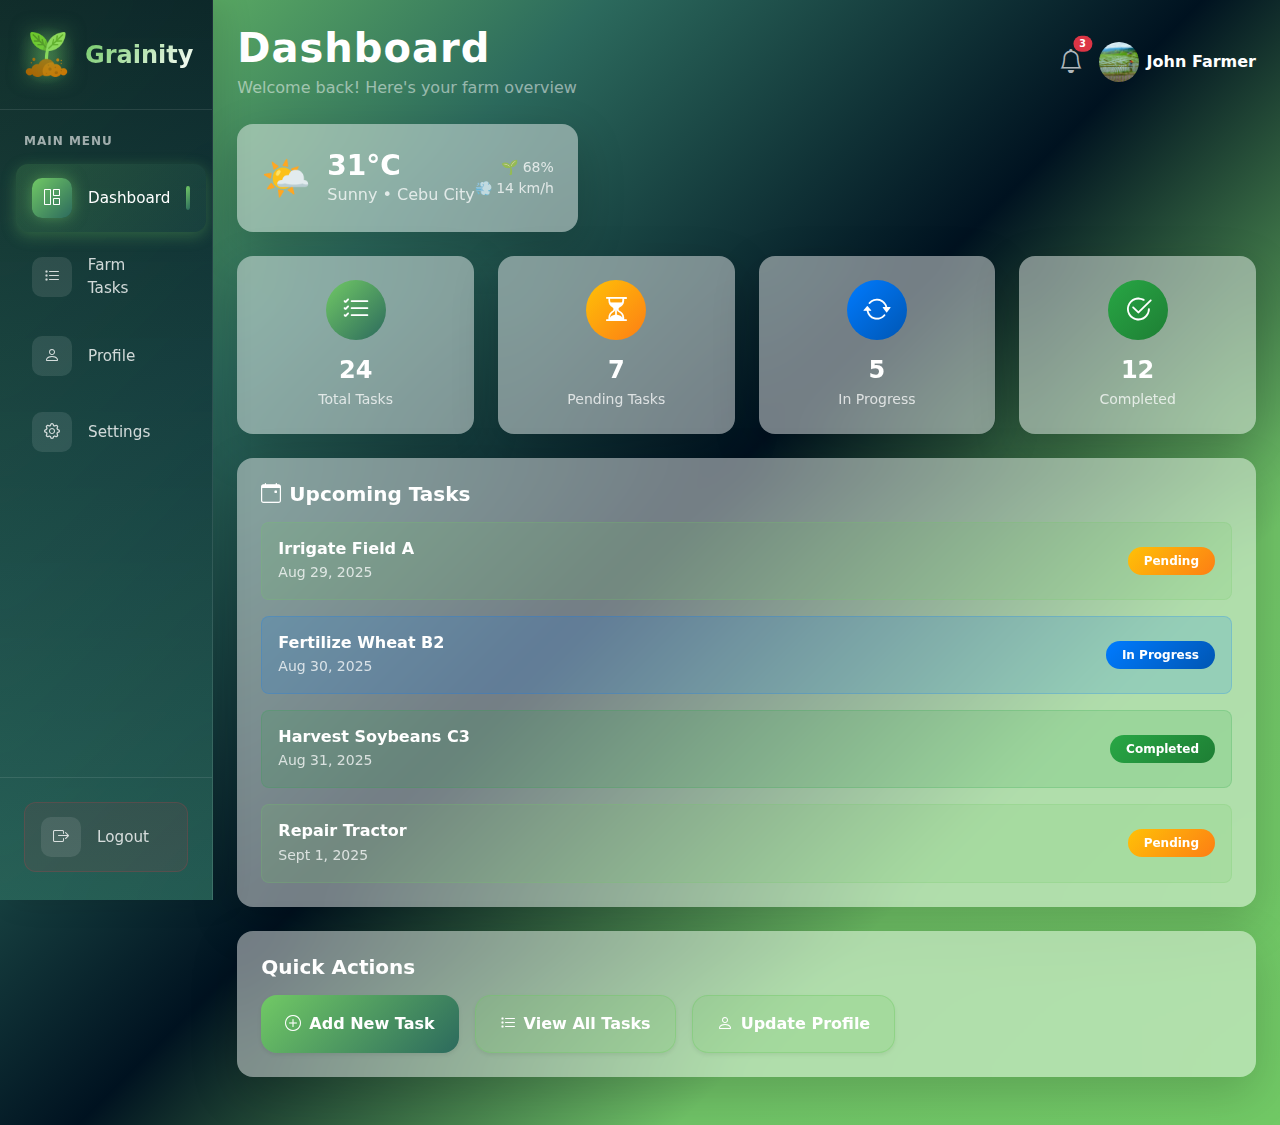
<file: dashboard.html>
<!DOCTYPE html>
<html lang="en">
<head>
  <meta charset="UTF-8">
  <meta name="viewport" content="width=device-width, initial-scale=1">
  <title>Dashboard - Grainity</title>
  <link href="https://cdn.jsdelivr.net/npm/bootstrap@5.3.2/dist/css/bootstrap.min.css" rel="stylesheet">
  <link rel="icon" type="image/png" href="images/sprout.png">
  <link rel="stylesheet" href="https://cdn.jsdelivr.net/npm/bootstrap-icons@1.10.5/font/bootstrap-icons.css">
  <link rel="stylesheet" href="styles.css">
</head>

  <body>
  <div class="container-fluid min-vh-100">
    <div class="row h-100">
      <!-- Enhanced Modern Sidebar -->
      <nav class="col-lg-2 d-none d-lg-block p-0 h-100 position-fixed sidebar-modern" style="z-index: 1000;">
        <div class="d-flex flex-column h-100 sidebar-container">
          <!-- Enhanced Logo Section -->
          <div class="sidebar-logo-section">
            <a class="navbar-brand fw-bold d-flex align-items-center gap-3 text-white m-0" href="index.html">
              <div class="logo-container">
                <img src="images/sprout.png" alt="Logo" class="logo-image">
                <div class="logo-glow"></div>
              </div>
              <span class="brand-text">Grainity</span>
            </a>
          </div>
          
          <!-- Enhanced Navigation Menu -->
          <div class="flex-grow-1 sidebar-nav">
            <div class="nav-section">
              <h6 class="nav-section-title">MAIN MENU</h6>
              <ul class="nav flex-column gap-1">
                <li class="nav-item">
                  <a class="nav-link active sidebar-link" href="dashboard.html">
                    <div class="link-icon">
                      <i class="bi bi-grid-1x2"></i>
                    </div>
                    <span class="link-text">Dashboard</span>
                    <div class="link-indicator"></div>
                  </a>
                </li>
                <li class="nav-item">
                  <a class="nav-link sidebar-link" href="farm-management.html">
                    <div class="link-icon">
                      <i class="bi bi-list-task"></i>
                    </div>
                    <span class="link-text">Farm Tasks</span>
                    <div class="link-indicator"></div>
                  </a>
                </li>
                <li class="nav-item">
                  <a class="nav-link sidebar-link" href="profile.html">
                    <div class="link-icon">
                      <i class="bi bi-person"></i>
                    </div>
                    <span class="link-text">Profile</span>
                    <div class="link-indicator"></div>
                  </a>
                </li>
                <li class="nav-item">
                  <a class="nav-link sidebar-link" href="settings.html">
                    <div class="link-icon">
                      <i class="bi bi-gear"></i>
                    </div>
                    <span class="link-text">Settings</span>
                    <div class="link-indicator"></div>
                  </a>
                </li>
            </ul>
          </div>
            

          </div>
          
          <!-- Enhanced Logout Section -->
          <div class="sidebar-logout-section">
            <a class="nav-link sidebar-link logout-link" href="login.html">
              <div class="link-icon">
                <i class="bi bi-box-arrow-right"></i>
              </div>
              <span class="link-text">Logout</span>
              <div class="link-indicator"></div>
            </a>
          </div>
        </div>
      </nav>

      <!-- Main Content -->
  <main class="col-lg-10 offset-lg-2 px-4 py-4">
        <!-- Header Section -->
        <div class="d-flex justify-content-between align-items-center mb-4">
          <div>
            <h1 class="fw-bold text-white mb-1" style="font-size: 2.5rem; letter-spacing: 1px;">Dashboard</h1>
            <p class="text-white-50 mb-0">Welcome back! Here's your farm overview</p>
          </div>
          <div class="d-flex align-items-center gap-3">
            <div class="position-relative dropdown">
              <button class="btn btn-link p-0 border-0 position-relative" type="button" data-bs-toggle="dropdown" aria-expanded="false" style="background: none; color: rgba(255, 255, 255, 0.7); transition: all 0.3s ease;">
                <i class="bi bi-bell fs-4"></i>
                <span class="position-absolute top-0 start-100 translate-middle badge rounded-pill bg-danger" style="font-size: 0.6rem;">3</span>
              </button>
              <ul class="dropdown-menu dropdown-menu-end shadow-lg border-0 rounded-4 p-0" style="background: rgba(255, 255, 255, 0.95); backdrop-filter: blur(20px); min-width: 320px; margin-top: 10px;">
                <li class="dropdown-header p-3 border-bottom" style="background: rgba(44, 106, 93, 0.1);">
                  <h6 class="fw-bold mb-0 d-flex align-items-center gap-2" style="color: #2c6a5d;">
                    <i class="bi bi-bell"></i>
                    Notifications
                    <span class="badge bg-danger ms-auto">3</span>
                  </h6>
                </li>
                <li class="p-3 border-bottom" style="background: rgba(220, 53, 69, 0.1);">
                  <div class="d-flex align-items-start gap-3">
                    <i class="bi bi-exclamation-triangle text-danger fs-5 mt-1"></i>
                    <div class="flex-grow-1">
                      <h6 class="fw-bold mb-1" style="color: #dc3545;">Overdue Task</h6>
                      <p class="text-muted mb-0 small">Fertilize Wheat B2 was due Aug 28, 2025</p>
                      <small class="text-muted">2 hours ago</small>
                    </div>
                  </div>
                </li>
                <li class="p-3 border-bottom" style="background: rgba(255, 193, 7, 0.1);">
                  <div class="d-flex align-items-start gap-3">
                    <i class="bi bi-clock-history text-warning fs-5 mt-1"></i>
                    <div class="flex-grow-1">
                      <h6 class="fw-bold mb-1" style="color: #fd7e14;">Upcoming Task</h6>
                      <p class="text-muted mb-0 small">Irrigate Field A due tomorrow</p>
                      <small class="text-muted">1 day ago</small>
                    </div>
                  </div>
                </li>
                <li class="p-3" style="background: rgba(0, 123, 255, 0.1);">
                  <div class="d-flex align-items-start gap-3">
                    <i class="bi bi-info-circle text-primary fs-5 mt-1"></i>
                    <div class="flex-grow-1">
                      <h6 class="fw-bold mb-1" style="color: #0056b3;">Reminder</h6>
                      <p class="text-muted mb-0 small">Repair Tractor scheduled for Sept 1</p>
                      <small class="text-muted">2 days ago</small>
                    </div>
                  </div>
                </li>
                <li class="dropdown-divider my-0"></li>
                <li class="p-2">
                  <a href="#" class="dropdown-item text-center text-decoration-none py-2 rounded-3" style="color: #2c6a5d; transition: all 0.3s ease;">
                    <small class="fw-semibold">View All Notifications</small>
                  </a>
                </li>
              </ul>
            </div>
            <div class="d-flex align-items-center gap-2">
              <img src="images/farmer.jpg" alt="Profile" class="rounded-circle" style="width: 40px; height: 40px; object-fit: cover;">
              <span class="text-white fw-semibold">John Farmer</span>
            </div>
          </div>
        </div>

        <!-- Weather Widget -->
        <div class="row mb-4">
          <div class="col-auto">
            <div class="card border-0 rounded-4 shadow-lg" style="background: rgba(255, 255, 255, 0.45); backdrop-filter: blur(20px); min-width: 280px; border: 1px solid rgba(113, 201, 101, 0.3);">
              <div class="card-body p-4">
                <div class="d-flex align-items-center justify-content-between">
                  <div class="d-flex align-items-center gap-3">
                    <span style="font-size: 2.5rem;">🌤️</span>
                    <div>
                      <h3 class="fw-bold mb-0 text-white">31°C</h3>
                      <p class="text-white text-opacity-75 mb-0">Sunny • Cebu City</p>
                    </div>
                  </div>
                  <div class="text-end">
                    <div class="text-white text-opacity-75 small">🌱 68%</div>
                    <div class="text-white text-opacity-75 small">💨 14 km/h</div>
                  </div>
              </div>
              </div>
            </div>
          </div>
        </div>

        <!-- Stats Cards -->
        <div class="row g-4 mb-4">
          <div class="col-6 col-md-3">
            <div class="card border-0 rounded-4 shadow-lg h-100" style="background: rgba(255, 255, 255, 0.45); backdrop-filter: blur(20px); border: 1px solid rgba(113, 201, 101, 0.3);">
              <div class="card-body p-4 text-center">
                <div class="d-inline-flex align-items-center justify-content-center rounded-circle mb-3" style="width: 60px; height: 60px; background: linear-gradient(135deg, #71c965, #2c6a5d);">
                  <i class="bi bi-list-check fs-3 text-white"></i>
                </div>
                <h4 class="fw-bold mb-1 text-white">24</h4>
                <p class="text-white text-opacity-75 mb-0 small">Total Tasks</p>
              </div>
            </div>
          </div>
          <div class="col-6 col-md-3">
            <div class="card border-0 rounded-4 shadow-lg h-100" style="background: rgba(255, 255, 255, 0.45); backdrop-filter: blur(20px); border: 1px solid rgba(255, 193, 7, 0.3);">
              <div class="card-body p-4 text-center">
                <div class="d-inline-flex align-items-center justify-content-center rounded-circle mb-3" style="width: 60px; height: 60px; background: linear-gradient(135deg, #ffc107, #fd7e14);">
                  <i class="bi bi-hourglass-split fs-3 text-white"></i>
                </div>
                <h4 class="fw-bold mb-1 text-white">7</h4>
                <p class="text-white text-opacity-75 mb-0 small">Pending Tasks</p>
              </div>
            </div>
          </div>
          <div class="col-6 col-md-3">
            <div class="card border-0 rounded-4 shadow-lg h-100" style="background: rgba(255, 255, 255, 0.45); backdrop-filter: blur(20px); border: 1px solid rgba(0, 123, 255, 0.3);">
              <div class="card-body p-4 text-center">
                <div class="d-inline-flex align-items-center justify-content-center rounded-circle mb-3" style="width: 60px; height: 60px; background: linear-gradient(135deg, #007bff, #0056b3);">
                  <i class="bi bi-arrow-repeat fs-3 text-white"></i>
                </div>
                <h4 class="fw-bold mb-1 text-white">5</h4>
                <p class="text-white text-opacity-75 mb-0 small">In Progress</p>
              </div>
            </div>
          </div>
          <div class="col-6 col-md-3">
            <div class="card border-0 rounded-4 shadow-lg h-100" style="background: rgba(255, 255, 255, 0.45); backdrop-filter: blur(20px); border: 1px solid rgba(40, 167, 69, 0.3);">
              <div class="card-body p-4 text-center">
                <div class="d-inline-flex align-items-center justify-content-center rounded-circle mb-3" style="width: 60px; height: 60px; background: linear-gradient(135deg, #28a745, #1e7e34);">
                  <i class="bi bi-check2-circle fs-3 text-white"></i>
                </div>
                <h4 class="fw-bold mb-1 text-white">12</h4>
                <p class="text-white text-opacity-75 mb-0 small">Completed</p>
              </div>
            </div>
          </div>
        </div>

                                                                       <!-- Main Content Cards -->
           <div class="row g-4 mb-4">
             <!-- Upcoming Tasks -->
             <div class="col-12">
                               <div class="card border-0 rounded-4 shadow-lg h-100" style="background: rgba(255, 255, 255, 0.45); backdrop-filter: blur(20px); border: 1px solid rgba(113, 201, 101, 0.3);">
                 <div class="card-header bg-transparent border-0 p-4 pb-0">
                   <h5 class="fw-bold mb-0 d-flex align-items-center gap-2 text-white">
                     <i class="bi bi-calendar-event"></i>
                     Upcoming Tasks
                   </h5>
                 </div>
                 <div class="card-body p-4 pt-3">
                   <div class="d-flex flex-column gap-3">
                     <div class="d-flex justify-content-between align-items-center p-3 rounded-3" style="background: rgba(113, 201, 101, 0.15); border: 1px solid rgba(113, 201, 101, 0.2);">
                       <div>
                         <h6 class="fw-bold mb-1 text-white">Irrigate Field A</h6>
                         <p class="text-white text-opacity-75 mb-0 small">Aug 29, 2025</p>
                       </div>
                       <span class="badge rounded-pill px-3 py-2" style="background: linear-gradient(135deg, #ffc107, #fd7e14); color: white;">Pending</span>
                       </div>
                     <div class="d-flex justify-content-between align-items-center p-3 rounded-3" style="background: rgba(0, 123, 255, 0.15); border: 1px solid rgba(0, 123, 255, 0.2);">
                       <div>
                         <h6 class="fw-bold mb-1 text-white">Fertilize Wheat B2</h6>
                         <p class="text-white text-opacity-75 mb-0 small">Aug 30, 2025</p>
                       </div>
                       <span class="badge rounded-pill px-3 py-2" style="background: linear-gradient(135deg, #007bff, #0056b3); color: white;">In Progress</span>
                       </div>
                     <div class="d-flex justify-content-between align-items-center p-3 rounded-3" style="background: rgba(40, 167, 69, 0.15); border: 1px solid rgba(40, 167, 69, 0.2);">
                       <div>
                         <h6 class="fw-bold mb-1 text-white">Harvest Soybeans C3</h6>
                         <p class="text-white text-opacity-75 mb-0 small">Aug 31, 2025</p>
                       </div>
                       <span class="badge rounded-pill px-3 py-2" style="background: linear-gradient(135deg, #28a745, #1e7e34); color: white;">Completed</span>
                       </div>
                     <div class="d-flex justify-content-between align-items-center p-3 rounded-3" style="background: rgba(113, 201, 101, 0.15); border: 1px solid rgba(113, 201, 101, 0.2);">
                       <div>
                         <h6 class="fw-bold mb-1 text-white">Repair Tractor</h6>
                         <p class="text-white text-opacity-75 mb-0 small">Sept 1, 2025</p>
                       </div>
                       <span class="badge rounded-pill px-3 py-2" style="background: linear-gradient(135deg, #ffc107, #fd7e14); color: white;">Pending</span>
                       </div>
                       </div>
                 </div>
               </div>
             </div>
                 </div>

                                                                       <!-- Quick Actions -->
           <div class="row mb-4">
             <div class="col-12">
               <div class="card border-0 rounded-4 shadow-lg" style="background: rgba(255, 255, 255, 0.45); backdrop-filter: blur(20px); border: 1px solid rgba(113, 201, 101, 0.3);">
                 <div class="card-body p-4">
                   <h5 class="fw-bold mb-3 text-white">Quick Actions</h5>
                   <div class="d-flex gap-3 flex-wrap">
                     <a href="farm-management.html#addField" class="btn d-flex align-items-center gap-2 px-4 py-3 rounded-4 fw-semibold shadow-sm" style="background: linear-gradient(135deg, #71c965, #2c6a5d); color: white; border: none;">
                       <i class="bi bi-plus-circle"></i>
                       Add New Task
                     </a>
                     <a href="farm-management.html" class="btn d-flex align-items-center gap-2 px-4 py-3 rounded-4 fw-semibold shadow-sm" style="background: rgba(113, 201, 101, 0.2); color: white; border: 1px solid rgba(113, 201, 101, 0.4);">
                       <i class="bi bi-list-task"></i>
                       View All Tasks
                     </a>
                     <a href="profile.html" class="btn d-flex align-items-center gap-2 px-4 py-3 rounded-4 fw-semibold shadow-sm" style="background: rgba(113, 201, 101, 0.2); color: white; border: 1px solid rgba(113, 201, 101, 0.4);">
                       <i class="bi bi-person"></i>
                       Update Profile
                     </a>
                 </div>
               </div>
             </div>
           </div>
            </div>
      </main>
          </div>
        </div>



  <script src="https://cdn.jsdelivr.net/npm/bootstrap@5.3.2/dist/js/bootstrap.bundle.min.js"></script>
</body>
</html>
</file>
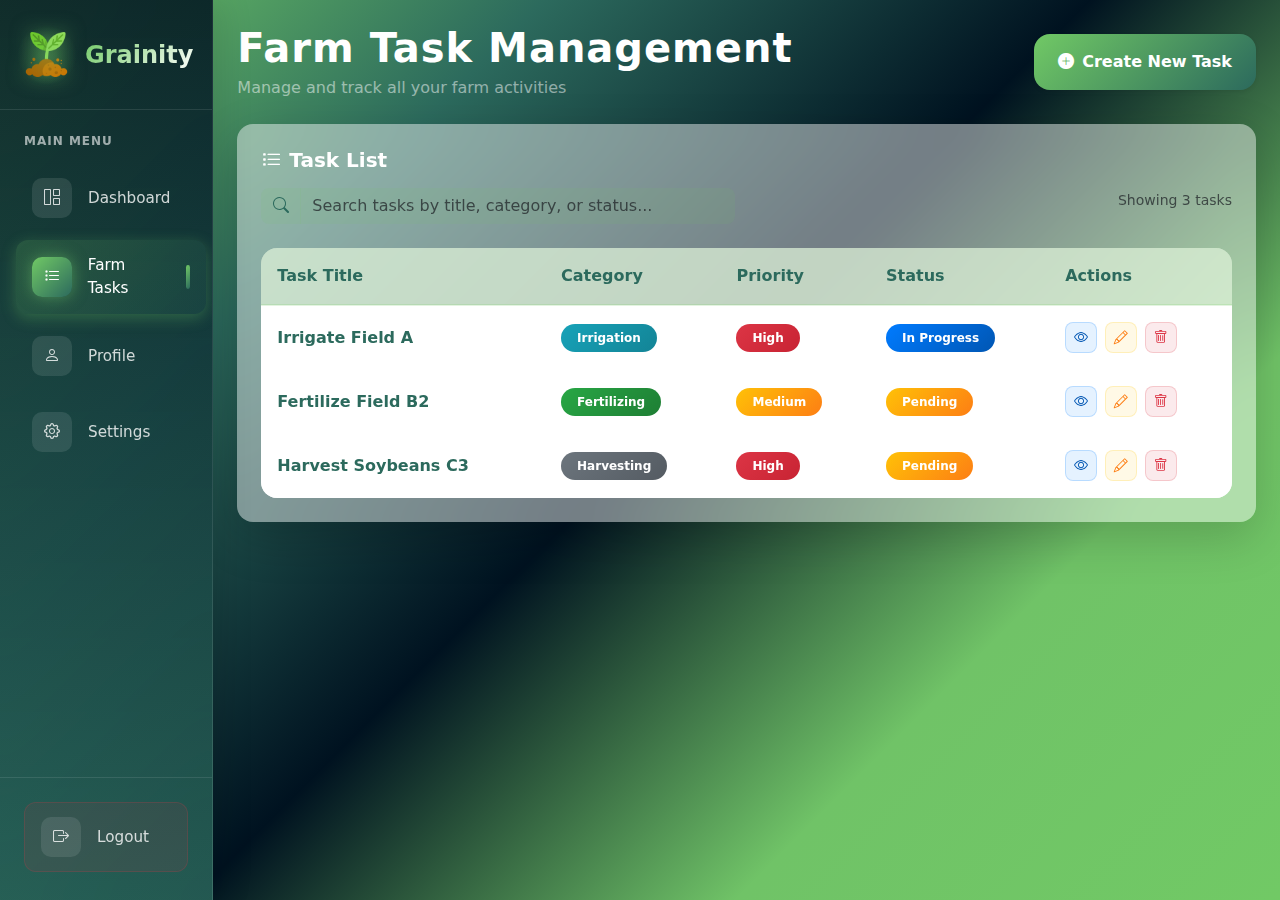
<file: farm-management.html>
<!DOCTYPE html>
<html lang="en">
<head>
  <meta charset="UTF-8">
  <meta name="viewport" content="width=device-width, initial-scale=1">
  <title>Farm Task Management - Grainity</title>
  <link href="https://cdn.jsdelivr.net/npm/bootstrap@5.3.2/dist/css/bootstrap.min.css" rel="stylesheet">
  <link rel="icon" type="image/png" href="images/sprout.png">
  <link rel="stylesheet" href="https://cdn.jsdelivr.net/npm/bootstrap-icons@1.10.5/font/bootstrap-icons.css">
  <link rel="stylesheet" href="styles.css">
</head>

  <body>
  <div class="container-fluid min-vh-100">
    <div class="row h-100">
      <!-- Enhanced Modern Sidebar -->
      <nav class="col-lg-2 d-none d-lg-block p-0 h-100 position-fixed sidebar-modern" style="z-index: 1000;">
        <div class="d-flex flex-column h-100 sidebar-container">
          <!-- Enhanced Logo Section -->
          <div class="sidebar-logo-section">
            <a class="navbar-brand fw-bold d-flex align-items-center gap-3 text-white m-0" href="index.html">
              <div class="logo-container">
                <img src="images/sprout.png" alt="Logo" class="logo-image">
                <div class="logo-glow"></div>
              </div>
              <span class="brand-text">Grainity</span>
            </a>
          </div>
          
          <!-- Enhanced Navigation Menu -->
          <div class="flex-grow-1 sidebar-nav">
            <div class="nav-section">
              <h6 class="nav-section-title">MAIN MENU</h6>
              <ul class="nav flex-column gap-1">
                <li class="nav-item">
                  <a class="nav-link sidebar-link" href="dashboard.html">
                    <div class="link-icon">
                      <i class="bi bi-grid-1x2"></i>
                    </div>
                    <span class="link-text">Dashboard</span>
                    <div class="link-indicator"></div>
                  </a>
                </li>
                <li class="nav-item">
                  <a class="nav-link active sidebar-link" href="farm-management.html">
                    <div class="link-icon">
                      <i class="bi bi-list-task"></i>
                    </div>
                    <span class="link-text">Farm Tasks</span>
                    <div class="link-indicator"></div>
                  </a>
                </li>
                <li class="nav-item">
                  <a class="nav-link sidebar-link" href="profile.html">
                    <div class="link-icon">
                      <i class="bi bi-person"></i>
                    </div>
                    <span class="link-text">Profile</span>
                    <div class="link-indicator"></div>
                  </a>
                </li>
                <li class="nav-item">
                  <a class="nav-link sidebar-link" href="settings.html">
                    <div class="link-icon">
                      <i class="bi bi-gear"></i>
                    </div>
                    <span class="link-text">Settings</span>
                    <div class="link-indicator"></div>
                  </a>
                </li>
              </ul>
            </div>
          </div>
          
          <!-- Enhanced Logout Section -->
          <div class="sidebar-logout-section">
            <a class="nav-link sidebar-link logout-link" href="login.html">
              <div class="link-icon">
                <i class="bi bi-box-arrow-right"></i>
              </div>
              <span class="link-text">Logout</span>
              <div class="link-indicator"></div>
            </a>
          </div>
        </div>
      </nav>

      <!-- Main Content -->
      <main class="col-lg-10 offset-lg-2 px-4 py-4">
        <!-- Header Section -->
        <div class="d-flex justify-content-between align-items-center mb-4">
          <div>
            <h1 class="fw-bold text-white mb-1" style="font-size: 2.5rem; letter-spacing: 1px;">Farm Task Management</h1>
            <p class="text-white-50 mb-0">Manage and track all your farm activities</p>
          </div>
          <button class="btn btn-gradient d-flex align-items-center gap-2 px-4 py-3 rounded-4 fw-semibold shadow-sm" data-bs-toggle="modal" data-bs-target="#addField">
            <i class="bi bi-plus-circle-fill"></i>
            Create New Task
          </button>
        </div>

        <!-- Task Management Card -->
        <div class="card card-modern border-0 rounded-4 shadow-lg">
          <div class="card-header bg-transparent border-0 p-4 pb-0">
            <h5 class="fw-bold mb-0 d-flex align-items-center gap-2 text-white">
              <i class="bi bi-list-task"></i>
              Task List
            </h5>
          </div>
          <div class="card-body p-4 pt-3">
            <!-- Search Bar -->
            <div class="row mb-4">
              <div class="col-md-6">
                <div class="input-group">
                  <span class="input-group-text border-0 rounded-start-3" style="background: rgba(113, 201, 101, 0.1); color: #2c6a5d;">
                    <i class="bi bi-search"></i>
                  </span>
                  <input type="text" class="form-control border-0 rounded-end-3" id="taskSearch" placeholder="Search tasks by title, category, or status..." style="background: rgba(113, 201, 101, 0.1);">
                </div>
              </div>
              <div class="col-md-6 text-md-end">
                <span class="text-muted small">Showing <span id="taskCount">3</span> tasks</span>
              </div>
            </div>
            
            <div class="table-responsive">
              <table class="table table-modern table-hover align-middle mb-0" id="taskTable">
                <thead>
                  <tr style="font-size: 1rem; background: rgba(113, 201, 101, 0.1);">
                    <th style="color: #2c6a5d; font-weight: 600;">Task Title</th>
                    <th style="color: #2c6a5d; font-weight: 600;">Category</th>
                    <th style="color: #2c6a5d; font-weight: 600;">Priority</th>
                    <th style="color: #2c6a5d; font-weight: 600;">Status</th>
                    <th style="color: #2c6a5d; font-weight: 600;">Actions</th>
                  </tr>
                </thead>
                <tbody>
                  <tr>
                    <td class="fw-bold" style="color: #2c6a5d;">Irrigate Field A</td>
                    <td><span class="badge rounded-pill px-3 py-2" style="background: linear-gradient(135deg, #17a2b8, #138496); color: white;">Irrigation</span></td>
                    <td><span class="badge rounded-pill px-3 py-2" style="background: linear-gradient(135deg, #dc3545, #c82333); color: white;">High</span></td>
                    <td><span class="badge rounded-pill px-3 py-2" style="background: linear-gradient(135deg, #007bff, #0056b3); color: white;">In Progress</span></td>
                    <td>
                      <div class="d-flex gap-2">
                        <button class="btn btn-sm rounded-3" data-bs-toggle="modal" data-bs-target="#viewTaskModal" style="background: rgba(0, 123, 255, 0.1); color: #0056b3; border: 1px solid rgba(0, 123, 255, 0.2);"><i class="bi bi-eye"></i></button>
                        <button class="btn btn-sm rounded-3" style="background: rgba(255, 193, 7, 0.1); color: #fd7e14; border: 1px solid rgba(255, 193, 7, 0.2);"><i class="bi bi-pencil"></i></button>
                        <button class="btn btn-sm rounded-3" style="background: rgba(220, 53, 69, 0.1); color: #dc3545; border: 1px solid rgba(220, 53, 69, 0.2);"><i class="bi bi-trash"></i></button>
                      </div>
                    </td>
                  </tr>
                  <tr>
                    <td class="fw-bold" style="color: #2c6a5d;">Fertilize Field B2</td>
                    <td><span class="badge rounded-pill px-3 py-2" style="background: linear-gradient(135deg, #28a745, #1e7e34); color: white;">Fertilizing</span></td>
                    <td><span class="badge rounded-pill px-3 py-2" style="background: linear-gradient(135deg, #ffc107, #fd7e14); color: white;">Medium</span></td>
                    <td><span class="badge rounded-pill px-3 py-2" style="background: linear-gradient(135deg, #ffc107, #fd7e14); color: white;">Pending</span></td>
                    <td>
                      <div class="d-flex gap-2">
                        <button class="btn btn-sm rounded-3" data-bs-toggle="modal" data-bs-target="#viewTaskModal" style="background: rgba(0, 123, 255, 0.1); color: #0056b3; border: 1px solid rgba(0, 123, 255, 0.2);"><i class="bi bi-eye"></i></button>
                        <button class="btn btn-sm rounded-3" style="background: rgba(255, 193, 7, 0.1); color: #fd7e14; border: 1px solid rgba(255, 193, 7, 0.2);"><i class="bi bi-pencil"></i></button>
                        <button class="btn btn-sm rounded-3" style="background: rgba(220, 53, 69, 0.1); color: #dc3545; border: 1px solid rgba(220, 53, 69, 0.2);"><i class="bi bi-trash"></i></button>
                      </div>
                    </td>
                  </tr>
                  <tr>
                    <td class="fw-bold" style="color: #2c6a5d;">Harvest Soybeans C3</td>
                    <td><span class="badge rounded-pill px-3 py-2" style="background: linear-gradient(135deg, #6c757d, #545b62); color: white;">Harvesting</span></td>
                    <td><span class="badge rounded-pill px-3 py-2" style="background: linear-gradient(135deg, #dc3545, #c82333); color: white;">High</span></td>
                    <td><span class="badge rounded-pill px-3 py-2" style="background: linear-gradient(135deg, #ffc107, #fd7e14); color: white;">Pending</span></td>
                    <td>
                      <div class="d-flex gap-2">
                        <button class="btn btn-sm rounded-3" data-bs-toggle="modal" data-bs-target="#viewTaskModal" style="background: rgba(0, 123, 255, 0.1); color: #0056b3; border: 1px solid rgba(0, 123, 255, 0.2);"><i class="bi bi-eye"></i></button>
                        <button class="btn btn-sm rounded-3" style="background: rgba(255, 193, 7, 0.1); color: #fd7e14; border: 1px solid rgba(255, 193, 7, 0.2);"><i class="bi bi-pencil"></i></button>
                        <button class="btn btn-sm rounded-3" style="background: rgba(220, 53, 69, 0.1); color: #dc3545; border: 1px solid rgba(220, 53, 69, 0.2);"><i class="bi bi-trash"></i></button>
                      </div>
                    </td>
                  </tr>
                </tbody>
              </table>
            </div>
          </div>
        </div>

        <!-- Improved Farm Task Management Modal -->
        <div class="modal fade modal-modern" id="addField" tabindex="-1" aria-labelledby="addTaskLabel" aria-hidden="true">
          <div class="modal-dialog modal-lg">
            <div class="modal-content border-0 rounded-4 shadow-lg" style="background: rgba(255, 255, 255, 0.95); backdrop-filter: blur(10px);">
              <div class="modal-header border-0 p-4" style="background: linear-gradient(135deg, rgba(113, 201, 101, 0.1), rgba(44, 106, 93, 0.1)); border-radius: 1rem 1rem 0 0;">
                <h5 class="modal-title fw-bold d-flex align-items-center gap-2" id="addTaskLabel" style="color: #2c6a5d;">
                  <i class="bi bi-plus-circle-fill"></i>
                  Add/Edit Farm Task
                </h5>
                <button type="button" class="btn-close" data-bs-dismiss="modal" aria-label="Close"></button>
              </div>
              <div class="modal-body p-4">
                <form>
                  <div class="row g-4">
                    <div class="col-md-6">
                      <label for="taskTitle" class="form-label fw-semibold mb-2" style="color: #2c6a5d;">Task Title</label>
                      <input type="text" class="form-control form-control-modern rounded-3 border-0 py-3" id="taskTitle" placeholder="e.g., 'Irrigate Field A'" style="background: rgba(113, 201, 101, 0.1); box-shadow: 0 2px 8px rgba(113, 201, 101, 0.2);">
                    </div>
                    <div class="col-md-6">
                      <label for="taskCategory" class="form-label fw-semibold mb-2" style="color: #2c6a5d;">Task Category</label>
                      <select class="form-select form-control-modern rounded-3 border-0 py-3" id="taskCategory" style="background: rgba(113, 201, 101, 0.1); box-shadow: 0 2px 8px rgba(113, 201, 101, 0.2);">
                        <option>Planting</option>
                        <option>Irrigation</option>
                        <option>Fertilizing</option>
                        <option>Harvesting</option>
                        <option>Maintenance</option>
                        <option>Other</option>
                      </select>
                    </div>
                    <div class="col-12">
                      <label for="taskDesc" class="form-label fw-semibold mb-2" style="color: #2c6a5d;">Task Description</label>
                      <textarea class="form-control form-control-modern rounded-3 border-0 py-3" id="taskDesc" rows="3" placeholder="Details about the activity" style="background: rgba(113, 201, 101, 0.1); box-shadow: 0 2px 8px rgba(113, 201, 101, 0.2);"></textarea>
                    </div>
                    <div class="col-md-6">
                      <label for="priorityLevel" class="form-label fw-semibold mb-2" style="color: #2c6a5d;">Priority Level</label>
                      <select class="form-select form-control-modern rounded-3 border-0 py-3" id="priorityLevel" style="background: rgba(113, 201, 101, 0.1); box-shadow: 0 2px 8px rgba(113, 201, 101, 0.2);">
                        <option>Low</option>
                        <option>Medium</option>
                        <option>High</option>
                      </select>
                    </div>
                    <div class="col-md-6">
                      <label for="taskStatus" class="form-label fw-semibold mb-2" style="color: #2c6a5d;">Task Status</label>
                      <select class="form-select form-control-modern rounded-3 border-0 py-3" id="taskStatus" style="background: rgba(113, 201, 101, 0.1); box-shadow: 0 2px 8px rgba(113, 201, 101, 0.2);">
                        <option>Pending</option>
                        <option>In Progress</option>
                        <option>Completed</option>
                      </select>
                    </div>
                  </div>
                  
                  <div class="my-4" style="height: 2px; background: linear-gradient(90deg, rgba(113, 201, 101, 0.3), rgba(44, 106, 93, 0.3)); border-radius: 1px;"></div>
                  
                  <h6 class="fw-bold mb-3 d-flex align-items-center gap-2" style="color: #2c6a5d;">
                    <i class="bi bi-calendar-event"></i>
                    Scheduling
                  </h6>
                  <div class="row g-4">
                    <div class="col-md-6">
                      <label for="startDateTime" class="form-label fw-semibold mb-2" style="color: #2c6a5d;">Start Date & Time</label>
                      <input type="datetime-local" class="form-control form-control-modern rounded-3 border-0 py-3" id="startDateTime" style="background: rgba(0, 123, 255, 0.1); box-shadow: 0 2px 8px rgba(0, 123, 255, 0.2);">
                    </div>
                    <div class="col-md-6">
                      <label for="dueDateTime" class="form-label fw-semibold mb-2" style="color: #2c6a5d;">Due Date & Time</label>
                      <input type="datetime-local" class="form-control form-control-modern rounded-3 border-0 py-3" id="dueDateTime" style="background: rgba(0, 123, 255, 0.1); box-shadow: 0 2px 8px rgba(0, 123, 255, 0.2);">
                    </div>
                    <div class="col-md-6">
                      <label for="estDuration" class="form-label fw-semibold mb-2" style="color: #2c6a5d;">Estimated Duration</label>
                      <div class="input-group">
                        <input type="number" class="form-control form-control-modern rounded-3 border-0 py-3" id="estDuration" placeholder="Duration" style="background: rgba(0, 123, 255, 0.1); box-shadow: 0 2px 8px rgba(0, 123, 255, 0.2);">
                        <select class="form-select form-control-modern rounded-3 border-0 py-3" style="max-width:120px; background: rgba(0, 123, 255, 0.1); box-shadow: 0 2px 8px rgba(0, 123, 255, 0.2);">
                          <option>Hours</option>
                          <option>Days</option>
                        </select>
                      </div>
                    </div>
                    <div class="col-md-6">
                      <label for="recurrence" class="form-label fw-semibold mb-2" style="color: #2c6a5d;">Recurrence</label>
                      <select class="form-select form-control-modern rounded-3 border-0 py-3" id="recurrence" style="background: rgba(0, 123, 255, 0.1); box-shadow: 0 2px 8px rgba(0, 123, 255, 0.2);">
                        <option>None</option>
                        <option>Daily</option>
                        <option>Weekly</option>
                        <option>Monthly</option>
                      </select>
                    </div>
                  </div>
                  
                  <div class="my-4" style="height: 2px; background: linear-gradient(90deg, rgba(113, 201, 101, 0.3), rgba(44, 106, 93, 0.3)); border-radius: 1px;"></div>
                  
                  <h6 class="fw-bold mb-3 d-flex align-items-center gap-2" style="color: #2c6a5d;">
                    <i class="bi bi-clipboard-check"></i>
                    Progress Tracking
                  </h6>
                  <div class="mb-3">
                    <label for="progressNotes" class="form-label fw-semibold mb-2" style="color: #2c6a5d;">Progress Notes/Updates</label>
                    <textarea class="form-control form-control-modern rounded-3 border-0 py-3" id="progressNotes" rows="3" placeholder="Notes or updates" style="background: rgba(255, 193, 7, 0.1); box-shadow: 0 2px 8px rgba(255, 193, 7, 0.2);"></textarea>
                  </div>
                  
                  <div class="d-flex gap-3 mt-4">
                    <button type="submit" class="btn btn-gradient flex-grow-1 py-3 rounded-4 fw-semibold shadow-lg" style="transition: all 0.3s ease;">
                      <i class="bi bi-check-circle me-2"></i>
                      Save Task
                    </button>
                    <button type="button" class="btn py-3 px-4 rounded-4 fw-semibold shadow-sm" data-bs-dismiss="modal" style="background: rgba(255, 255, 255, 0.9); color: #2c6a5d; border: 1px solid rgba(44, 106, 93, 0.2); transition: all 0.3s ease;">
                      Cancel
                    </button>
                  </div>
                </form>
              </div>
            </div>
          </div>
        </div>
        
        <!-- Task View Modal -->
        <div class="modal fade modal-modern" id="viewTaskModal" tabindex="-1" aria-labelledby="viewTaskLabel" aria-hidden="true">
          <div class="modal-dialog modal-lg">
            <div class="modal-content border-0 rounded-4 shadow-lg">
              <div class="modal-header border-0 p-4">
                <h5 class="modal-title fw-bold d-flex align-items-center gap-2" id="viewTaskLabel" style="color: #2c6a5d;">
                  <i class="bi bi-eye"></i>
                  Task Details
                </h5>
                <button type="button" class="btn-close" data-bs-dismiss="modal" aria-label="Close"></button>
              </div>
              <div class="modal-body p-4">
                <div class="row g-4">
                  <div class="col-md-6">
                    <div class="mb-3">
                      <label class="form-label fw-semibold text-muted small">Task Title</label>
                      <p class="fw-bold mb-0" style="color: #2c6a5d; font-size: 1.1rem;" id="viewTaskTitle"></p>
                    </div>
                    <div class="mb-3">
                      <label class="form-label fw-semibold text-muted small">Category</label>
                      <div id="viewTaskCategory"></div>
                    </div>
                    <div class="mb-3">
                      <label class="form-label fw-semibold text-muted small">Priority</label>
                      <div id="viewTaskPriority"></div>
                    </div>
                    <div class="mb-3">
                      <label class="form-label fw-semibold text-muted small">Status</label>
                      <div id="viewTaskStatus"></div>
                    </div>
                  </div>
                  <div class="col-md-6">
                    <div class="mb-3">
                      <label class="form-label fw-semibold text-muted small">Start Date & Time</label>
                      <p class="mb-0" style="color: #2c6a5d;" id="viewTaskStart"></p>
                    </div>
                    <div class="mb-3">
                      <label class="form-label fw-semibold text-muted small">Due Date & Time</label>
                      <p class="mb-0" style="color: #2c6a5d;" id="viewTaskDue"></p>
                    </div>
                    <div class="mb-3">
                      <label class="form-label fw-semibold text-muted small">Description</label>
                      <p class="mb-0" style="color: #2c6a5d;" id="viewTaskDescription"></p>
                    </div>
                    <div class="mb-3">
                      <label class="form-label fw-semibold text-muted small">Progress Notes</label>
                      <p class="mb-0" style="color: #2c6a5d;" id="viewTaskProgress"></p>
                    </div>
                  </div>
                </div>
                <div class="d-flex gap-3 mt-4">
                  <button type="button" class="btn flex-grow-1 py-3 rounded-4 fw-semibold shadow-sm" data-bs-toggle="modal" data-bs-target="#addField" data-bs-dismiss="modal" style="background: linear-gradient(135deg, #ffc107, #fd7e14); color: white; border: none;">
                    <i class="bi bi-pencil me-2"></i>
                    Edit Task
                  </button>
                  <button type="button" class="btn py-3 rounded-4 fw-semibold shadow-sm" data-bs-dismiss="modal" style="background: rgba(255, 255, 255, 0.9); color: #2c6a5d; border: 1px solid rgba(44, 106, 93, 0.2);">
                    Close
                  </button>
                </div>
              </div>
            </div>
          </div>
        </div>
      </main>
    </div>
  </div>



  <script src="https://cdn.jsdelivr.net/npm/bootstrap@5.3.2/dist/js/bootstrap.bundle.min.js"></script>
</body>
</html>
</file>
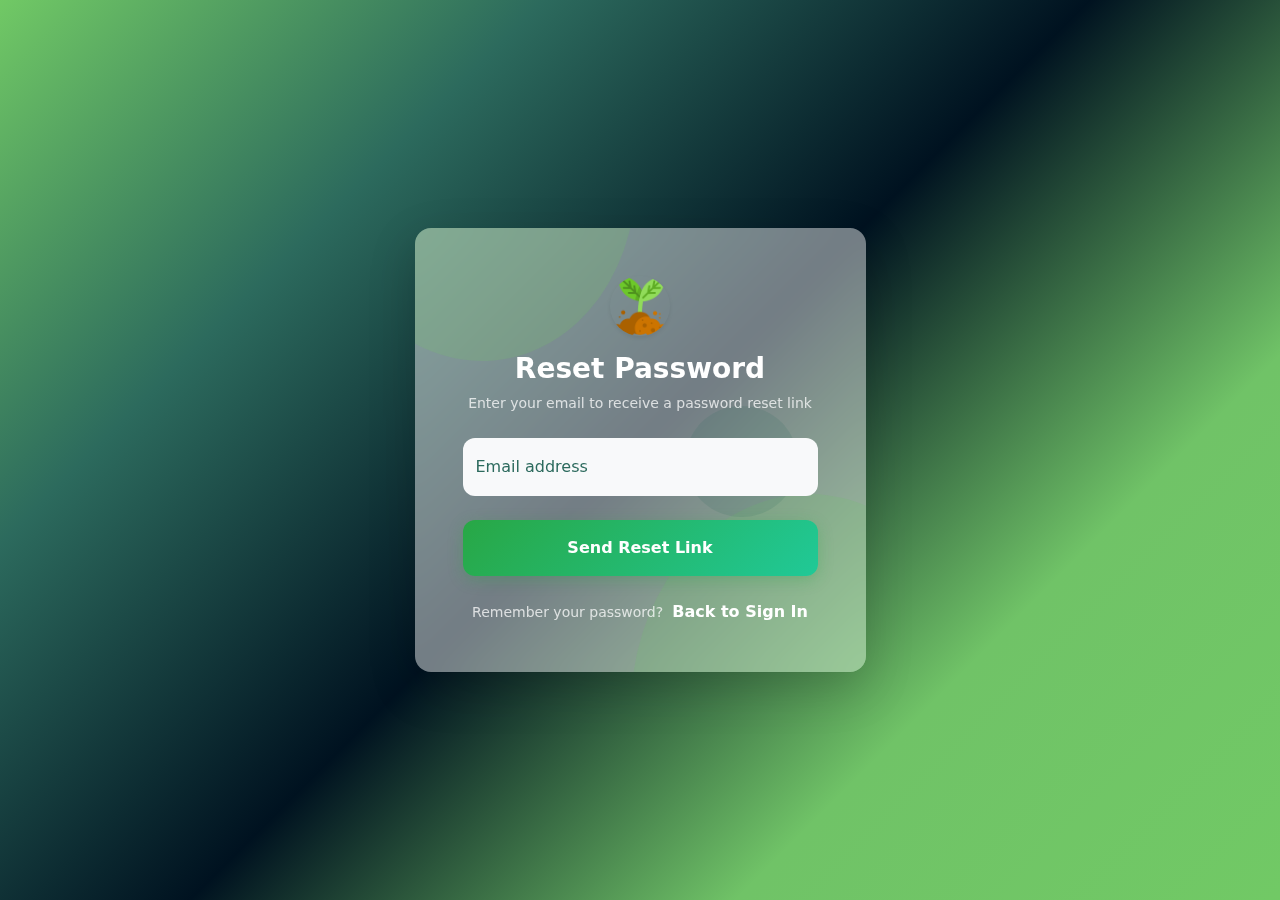
<file: forgot.html>
<!DOCTYPE html>
<html lang="en">
<head>
  <meta charset="UTF-8">
  <meta name="viewport" content="width=device-width, initial-scale=1">
  <title>Forgot Password - Grainity</title>
  <link rel="icon" type="image/png" href="images/sprout.png">
  <link href="https://cdn.jsdelivr.net/npm/bootstrap@5.3.2/dist/css/bootstrap.min.css" rel="stylesheet">
</head>
<body style="background: linear-gradient(135deg, #71c965 0%, #2c6a5d 25%, #001220 50%, #70c367 75%, #71c965 100%); min-height: 100vh;">
  <div class="min-vh-100 d-flex align-items-center justify-content-center p-3">
    <div class="container">
      <div class="row justify-content-center">
        <div class="col-md-8 col-lg-6 col-xl-5">
                     <div class="card shadow-lg border-0 rounded-4 position-relative overflow-hidden" style="backdrop-filter: blur(10px); background: rgba(255, 255, 255, 0.45); border: 1px solid rgba(113, 201, 101, 0.3);">
            <!-- Blob Background - Wave Style -->
            <div class="position-absolute top-0 start-0 w-100 h-100" style="z-index: 0;">
              <!-- Top wave blob -->
              <div class="position-absolute" style="top: -30%; left: -20%; width: 70%; height: 60%; background: #71c965; border-radius: 50% 50% 50% 50% / 30% 30% 70% 70%; transform: rotate(-5deg); opacity: 0.2;"></div>
              <!-- Bottom wave blob -->
              <div class="position-absolute" style="bottom: -25%; right: -25%; width: 75%; height: 65%; background: #70c367; border-radius: 50% 50% 50% 50% / 70% 70% 30% 30%; transform: rotate(8deg); opacity: 0.2;"></div>
              <!-- Center accent -->
              <div class="position-absolute" style="top: 40%; left: 60%; width: 25%; height: 25%; background: #2c6a5d; border-radius: 50%; opacity: 0.15;"></div>
            </div>
            <div class="card-body p-4 p-md-5 position-relative" style="z-index: 1;">
                             <div class="text-center mb-4">
                 <img src="images/sprout.png" alt="Grainity Logo" class="rounded-circle mb-3 shadow-sm" style="width: 60px; height: 60px; object-fit: cover;">
                 <h3 class="fw-bold text-white mb-2">Reset Password</h3>
                 <p class="text-white text-opacity-75 small">Enter your email to receive a password reset link</p>
               </div>
              
              <form>
                                 <div class="form-floating mb-4">
                   <input type="email" class="form-control border-0 bg-light" id="forgotEmail" placeholder="name@example.com" style="border-radius: 12px;">
                   <label for="forgotEmail" style="color: #2c6a5d;">Email address</label>
                 </div>
                
                <button type="submit" class="btn btn-success w-100 py-3 fw-semibold" style="border-radius: 12px; background: linear-gradient(135deg, #28a745, #20c997); border: none; box-shadow: 0 4px 15px rgba(40, 167, 69, 0.3);">
                  Send Reset Link
                </button>
              </form>
              
                             <div class="text-center mt-4">
                 <span class="text-white text-opacity-75 small">Remember your password?</span>
                 <a href="login.html" class="text-white text-decoration-none fw-semibold ms-1">Back to Sign In</a>
               </div>
            </div>
          </div>
        </div>
      </div>
    </div>
  </div>
  <script src="https://cdn.jsdelivr.net/npm/bootstrap@5.3.2/dist/js/bootstrap.bundle.min.js"></script>
</body>
</html>
</file>
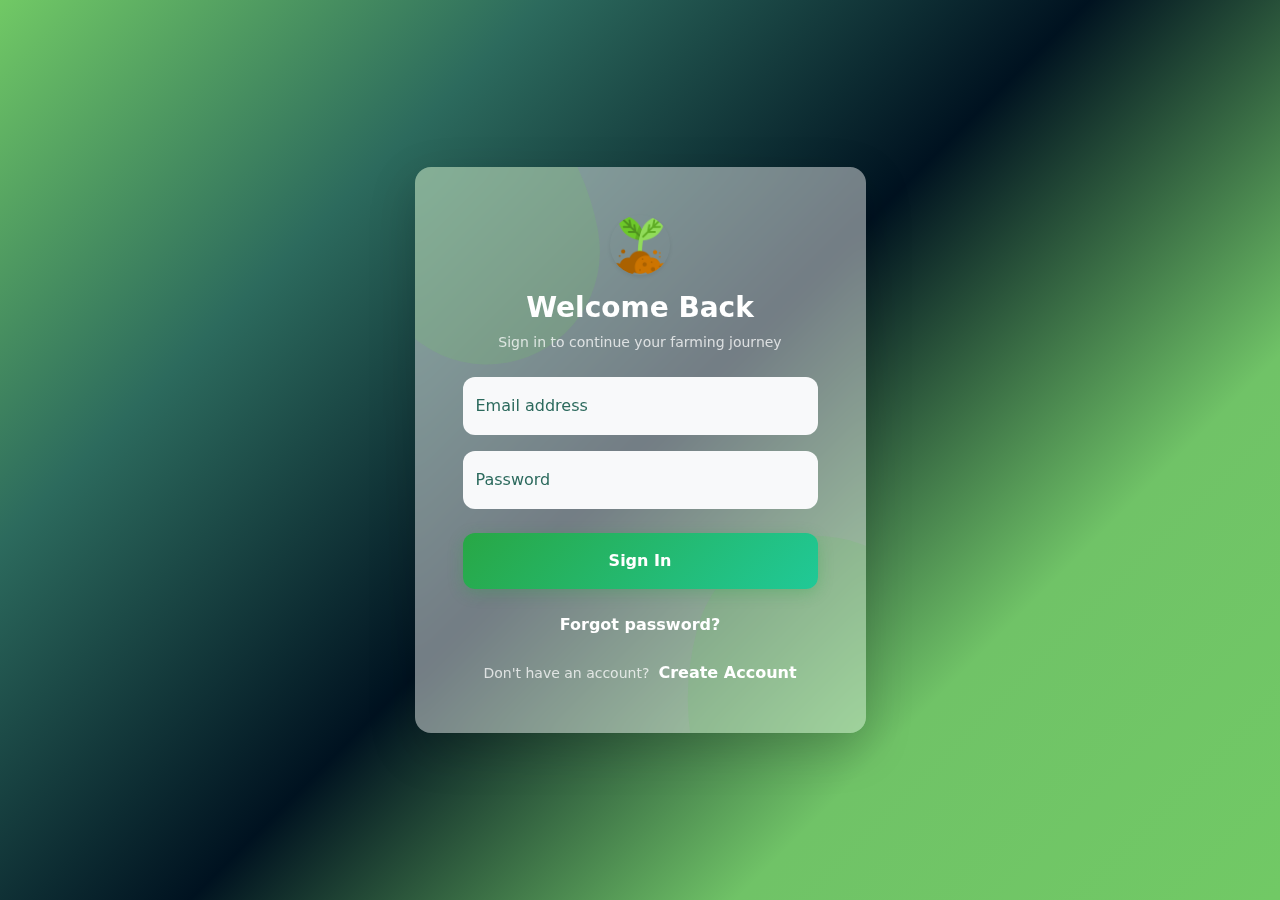
<file: login.html>
<!DOCTYPE html>
<html lang="en">
<head>
  <meta charset="UTF-8">
  <meta name="viewport" content="width=device-width, initial-scale=1">
  <title>Login - Grainity</title>
  <link rel="icon" type="image/png" href="images/sprout.png">
  <link href="https://cdn.jsdelivr.net/npm/bootstrap@5.3.2/dist/css/bootstrap.min.css" rel="stylesheet">
</head>
<body style="background: linear-gradient(135deg, #71c965 0%, #2c6a5d 25%, #001220 50%, #70c367 75%, #71c965 100%); min-height: 100vh;">
  <div class="min-vh-100 d-flex align-items-center justify-content-center p-3">
    <div class="container">
      <div class="row justify-content-center">
        <div class="col-md-8 col-lg-6 col-xl-5">
          <div class="card shadow-lg border-0 rounded-4 position-relative overflow-hidden" style="backdrop-filter: blur(10px); background: rgba(255, 255, 255, 0.45); border: 1px solid rgba(113, 201, 101, 0.3);">
            <!-- Blob Background -->
            <div class="position-absolute top-0 start-0 w-100 h-100" style="z-index: 0;">
              <!-- Top-left green blob -->
              <div class="position-absolute" style="top: -15%; left: -10%; width: 50%; height: 50%; background: #71c965; border-radius: 50% 50% 50% 50% / 60% 60% 40% 40%; transform: rotate(-10deg); opacity: 0.2;"></div>
              <!-- Bottom-right green blob -->
              <div class="position-absolute" style="bottom: -20%; right: -15%; width: 55%; height: 55%; background: #70c367; border-radius: 50% 50% 50% 50% / 40% 40% 60% 60%; transform: rotate(15deg); opacity: 0.2;"></div>
            </div>
            <div class="card-body p-4 p-md-5 position-relative" style="z-index: 1;">
              <div class="text-center mb-4">
                <img src="images/sprout.png" alt="Grainity Logo" class="rounded-circle mb-3 shadow-sm" style="width: 60px; height: 60px; object-fit: cover;">
                                 <h3 class="fw-bold text-white mb-2">Welcome Back</h3>
                 <p class="text-white text-opacity-75 small">Sign in to continue your farming journey</p>
              </div>
              
                             <form>
                 <div class="form-floating mb-3">
                   <input type="email" class="form-control border-0 bg-light" id="loginEmail" placeholder="name@example.com" style="border-radius: 12px;">
                   <label for="loginEmail" style="color: #2c6a5d;">Email address</label>
                 </div>
                 
                 <div class="form-floating mb-4">
                   <input type="password" class="form-control border-0 bg-light" id="loginPassword" placeholder="Password" style="border-radius: 12px;">
                   <label for="loginPassword" style="color: #2c6a5d;">Password</label>
                 </div>
                 
                 <a href="dashboard.html" class="btn btn-success w-100 py-3 fw-semibold" style="border-radius: 12px; background: linear-gradient(135deg, #28a745, #20c997); border: none; box-shadow: 0 4px 15px rgba(40, 167, 69, 0.3);">
                   Sign In
                 </a>
               </form>
               
               <div class="text-center mt-4">
                 <a href="forgot.html" class="text-white text-decoration-none fw-semibold">Forgot password?</a>
               </div>
               
               <div class="text-center mt-4">
                 <span class="text-white text-opacity-75 small">Don't have an account?</span>
                 <a href="signup.html" class="text-white text-decoration-none fw-semibold ms-1">Create Account</a>
               </div>
            </div>
          </div>
        </div>
      </div>
    </div>
  </div>
  <script src="https://cdn.jsdelivr.net/npm/bootstrap@5.3.2/dist/js/bootstrap.bundle.min.js"></script>
</body>
</html>
</file>
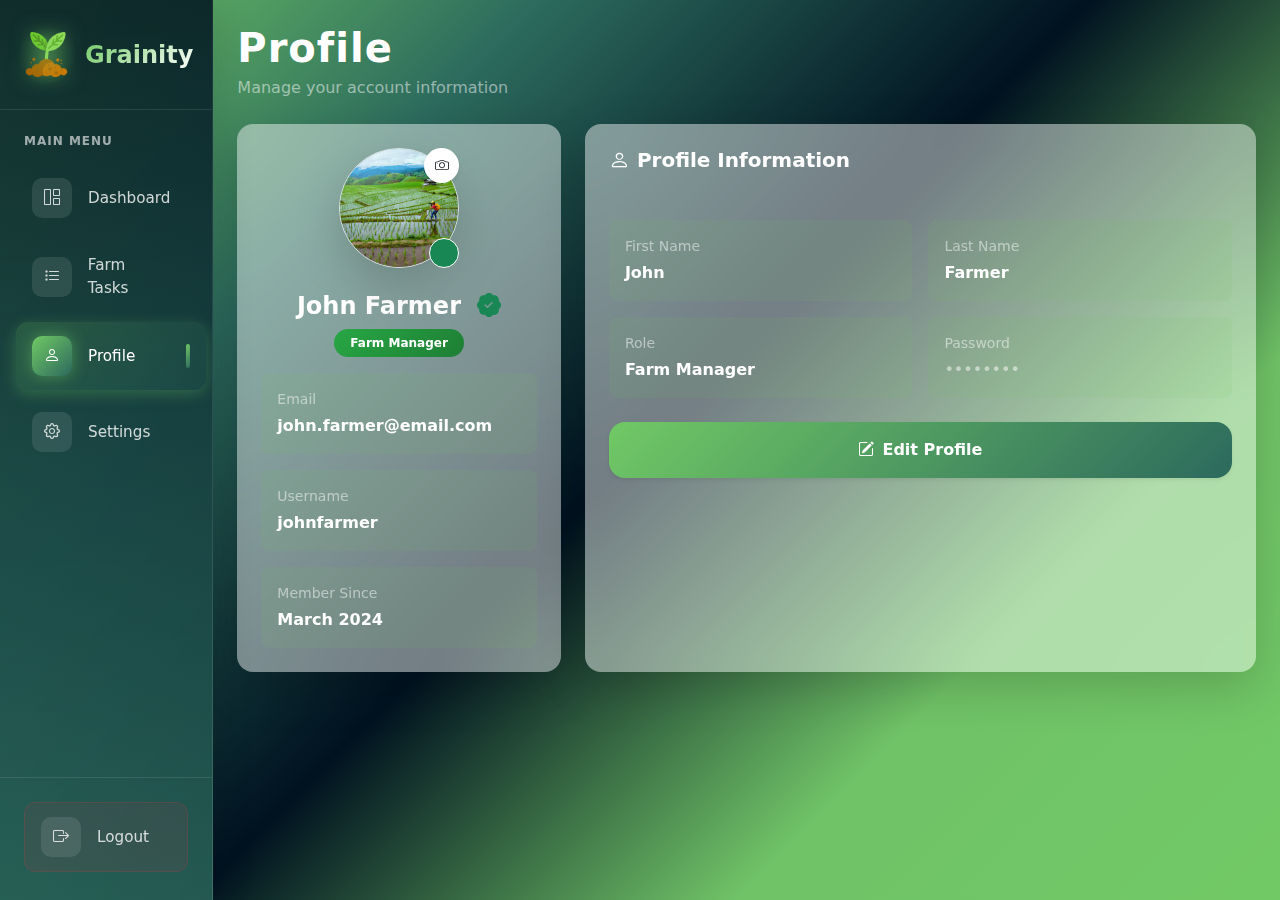
<file: profile.html>
<!DOCTYPE html>
<html lang="en">
<head>
  <meta charset="UTF-8">
  <meta name="viewport" content="width=device-width, initial-scale=1">
  <title>Profile - Grainity</title>
  <link href="https://cdn.jsdelivr.net/npm/bootstrap@5.3.2/dist/css/bootstrap.min.css" rel="stylesheet">
  <link rel="icon" type="image/png" href="images/sprout.png">
  <link rel="stylesheet" href="https://cdn.jsdelivr.net/npm/bootstrap-icons@1.10.5/font/bootstrap-icons.css">
  <link rel="stylesheet" href="styles.css">
</head>

  <body>
  <div class="container-fluid min-vh-100">
    <div class="row h-100">
      <!-- Enhanced Modern Sidebar -->
      <nav class="col-lg-2 d-none d-lg-block p-0 h-100 position-fixed sidebar-modern" style="z-index: 1000;">
        <div class="d-flex flex-column h-100 sidebar-container">
          <!-- Enhanced Logo Section -->
          <div class="sidebar-logo-section">
            <a class="navbar-brand fw-bold d-flex align-items-center gap-3 text-white m-0" href="index.html">
              <div class="logo-container">
                <img src="images/sprout.png" alt="Logo" class="logo-image">
                <div class="logo-glow"></div>
              </div>
              <span class="brand-text">Grainity</span>
            </a>
          </div>
          
          <!-- Enhanced Navigation Menu -->
          <div class="flex-grow-1 sidebar-nav">
            <div class="nav-section">
              <h6 class="nav-section-title">MAIN MENU</h6>
              <ul class="nav flex-column gap-1">
                <li class="nav-item">
                  <a class="nav-link sidebar-link" href="dashboard.html">
                    <div class="link-icon">
                      <i class="bi bi-grid-1x2"></i>
                    </div>
                    <span class="link-text">Dashboard</span>
                    <div class="link-indicator"></div>
                  </a>
                </li>
                <li class="nav-item">
                  <a class="nav-link sidebar-link" href="farm-management.html">
                    <div class="link-icon">
                      <i class="bi bi-list-task"></i>
                    </div>
                    <span class="link-text">Farm Tasks</span>
                    <div class="link-indicator"></div>
                  </a>
                </li>
                <li class="nav-item">
                  <a class="nav-link active sidebar-link" href="profile.html">
                    <div class="link-icon">
                      <i class="bi bi-person"></i>
                    </div>
                    <span class="link-text">Profile</span>
                    <div class="link-indicator"></div>
                  </a>
                </li>
                <li class="nav-item">
                  <a class="nav-link sidebar-link" href="settings.html">
                    <div class="link-icon">
                      <i class="bi bi-gear"></i>
                    </div>
                    <span class="link-text">Settings</span>
                    <div class="link-indicator"></div>
                  </a>
                </li>
            </ul>
            </div>
            

          </div>
          
          <!-- Enhanced Logout Section -->
          <div class="sidebar-logout-section">
            <a class="nav-link sidebar-link logout-link" href="login.html">
              <div class="link-icon">
                <i class="bi bi-box-arrow-right"></i>
              </div>
              <span class="link-text">Logout</span>
              <div class="link-indicator"></div>
            </a>
          </div>
        </div>
      </nav>

      <!-- Main Content -->
      <main class="col-lg-10 offset-lg-2 px-4 py-4">
        <!-- Header Section -->
        <div class="d-flex justify-content-between align-items-center mb-4">
          <div>
            <h1 class="fw-bold text-white mb-1" style="font-size: 2.5rem; letter-spacing: 1px;">Profile</h1>
            <p class="text-white-50 mb-0">Manage your account information</p>
          </div>
        </div>

        <!-- Profile Section -->
        <div class="row">
          <div class="col-lg-4">
            <!-- Profile Card -->
            <div class="card border-0 rounded-4 shadow-lg h-100" style="background: rgba(255, 255, 255, 0.45); backdrop-filter: blur(20px); border: 1px solid rgba(113, 201, 101, 0.3);">
              <div class="card-body p-4 text-center">
                <div class="position-relative d-inline-block mb-4">
                  <img src="images/farmer.jpg" alt="User" class="rounded-circle border shadow-lg" style="width: 120px; height: 120px; object-fit: cover;">
                  <div class="position-absolute bottom-0 end-0 bg-success rounded-circle border border-white" style="width: 30px; height: 30px;"></div>
                  <button class="btn btn-sm position-absolute top-0 end-0 bg-white rounded-circle shadow-sm" style="width: 35px; height: 35px; border: none;">
                    <i class="bi bi-camera text-dark"></i>
                  </button>
                </div>
                
                <h4 class="fw-bold mb-2 text-white">
                  John Farmer 
                  <i class="bi bi-patch-check-fill text-success ms-2"></i>
                </h4>
                <span class="badge rounded-pill px-3 py-2 mb-3" style="background: linear-gradient(135deg, #28a745, #1e7e34); color: white;">Farm Manager</span>
                
                <div class="row g-3 text-start">
                  <div class="col-12">
                    <div class="p-3 rounded-3" style="background: rgba(113, 201, 101, 0.1);">
                      <small class="text-white-50 d-block mb-1">Email</small>
                      <span class="fw-semibold text-white">john.farmer@email.com</span>
                    </div>
                  </div>
                  <div class="col-12">
                    <div class="p-3 rounded-3" style="background: rgba(113, 201, 101, 0.1);">
                      <small class="text-white-50 d-block mb-1">Username</small>
                      <span class="fw-semibold text-white">johnfarmer</span>
                    </div>
                  </div>
                  <div class="col-12">
                    <div class="p-3 rounded-3" style="background: rgba(113, 201, 101, 0.1);">
                      <small class="text-white-50 d-block mb-1">Member Since</small>
                      <span class="fw-semibold text-white">March 2024</span>
                    </div>
                  </div>
                </div>
              </div>
            </div>
          </div>
          
          <div class="col-lg-8">
            <!-- Profile Information -->
            <div class="card border-0 rounded-4 shadow-lg h-100" style="background: rgba(255, 255, 255, 0.45); backdrop-filter: blur(20px); border: 1px solid rgba(113, 201, 101, 0.3);">
              <div class="card-header bg-transparent border-0 p-4">
                <h5 class="fw-bold text-white mb-0 d-flex align-items-center gap-2">
                  <i class="bi bi-person"></i>
                  Profile Information
                </h5>
              </div>
              <div class="card-body p-4">
                <div class="row g-3 mb-4">
                  <div class="col-md-6">
                    <div class="p-3 rounded-3" style="background: rgba(113, 201, 101, 0.1);">
                      <small class="text-white-50 d-block mb-1">First Name</small>
                      <span class="fw-semibold text-white">John</span>
                    </div>
                  </div>
                  <div class="col-md-6">
                    <div class="p-3 rounded-3" style="background: rgba(113, 201, 101, 0.1);">
                      <small class="text-white-50 d-block mb-1">Last Name</small>
                      <span class="fw-semibold text-white">Farmer</span>
                    </div>
                  </div>
                  <div class="col-md-6">
                    <div class="p-3 rounded-3" style="background: rgba(113, 201, 101, 0.1);">
                      <small class="text-white-50 d-block mb-1">Role</small>
                      <span class="fw-semibold text-white">Farm Manager</span>
                    </div>
                  </div>
                  <div class="col-md-6">
                    <div class="p-3 rounded-3" style="background: rgba(113, 201, 101, 0.1);">
                      <small class="text-white-50 d-block mb-1">Password</small>
                      <span class="text-white-50">••••••••</span>
                    </div>
                  </div>
                </div>
                
                <button class="btn w-100 py-3 rounded-4 fw-semibold shadow-sm d-flex align-items-center justify-content-center gap-2" type="button" data-bs-toggle="collapse" data-bs-target="#editProfileCollapse" aria-expanded="false" aria-controls="editProfileCollapse" style="background: linear-gradient(135deg, #71c965, #2c6a5d); color: white; border: none;">
                  <i class="bi bi-pencil-square"></i>
                  Edit Profile
                </button>
              </div>
            </div>
          </div>
        </div>

        <!-- Edit Profile Form -->
        <div class="collapse" id="editProfileCollapse">
          <div class="row mt-4">
            <div class="col-12">
              <div class="card border-0 rounded-4 shadow-lg" style="background: rgba(255, 255, 255, 0.45); backdrop-filter: blur(20px); border: 1px solid rgba(113, 201, 101, 0.3);">
                <div class="card-header bg-transparent border-0 p-4">
                  <h5 class="fw-bold text-white mb-0 d-flex align-items-center gap-2">
                    <i class="bi bi-pencil-square"></i>
                    Edit Profile Information
                  </h5>
                </div>
                <div class="card-body p-4">
                  <form>
                    <div class="row g-3">
                      <div class="col-md-6">
                        <label for="firstName" class="form-label fw-semibold text-white">First Name</label>
                        <input type="text" class="form-control rounded-3 border-0" id="firstName" placeholder="Enter first name" value="John" style="background: rgba(255, 255, 255, 0.9); color: #333;">
                      </div>
                      <div class="col-md-6">
                        <label for="lastName" class="form-label fw-semibold text-white">Last Name</label>
                        <input type="text" class="form-control rounded-3 border-0" id="lastName" placeholder="Enter last name" value="Farmer" style="background: rgba(255, 255, 255, 0.9); color: #333;">
                      </div>
                      <div class="col-md-6">
                        <label for="role" class="form-label fw-semibold text-white">Role</label>
                        <select class="form-select rounded-3 border-0" id="role" style="background: rgba(255, 255, 255, 0.9); color: #333;">
                          <option>Admin</option>
                          <option selected>Farm Manager</option>
                          <option>Worker</option>
                          <option>Farmer</option>
                        </select>
                      </div>
                      <div class="col-md-6">
                        <label for="email" class="form-label fw-semibold text-white">Email</label>
                        <input type="email" class="form-control rounded-3 border-0" id="email" placeholder="Enter email address" value="john.farmer@email.com" style="background: rgba(255, 255, 255, 0.9); color: #333;">
                      </div>
                      <div class="col-md-6">
                        <label for="username" class="form-label fw-semibold text-white">Username</label>
                        <input type="text" class="form-control rounded-3 border-0" id="username" placeholder="Enter username" value="johnfarmer" style="background: rgba(255, 255, 255, 0.9); color: #333;">
                      </div>
                      <div class="col-md-6">
                        <label for="password" class="form-label fw-semibold text-white">Password</label>
                        <input type="password" class="form-control rounded-3 border-0" id="password" placeholder="Enter password" value="password123" style="background: rgba(255, 255, 255, 0.9); color: #333;">
                      </div>
                    </div>
                    
                    <div class="d-flex gap-3 mt-4">
                      <button type="submit" class="btn flex-grow-1 py-3 rounded-4 fw-semibold shadow-sm" style="background: linear-gradient(135deg, #71c965, #2c6a5d); color: white; border: none;">
                        <i class="bi bi-save me-2"></i>
                        Save Changes
                      </button>
                      <button type="button" class="btn py-3 rounded-4 fw-semibold shadow-sm" data-bs-toggle="collapse" data-bs-target="#editProfileCollapse" style="background: rgba(255, 255, 255, 0.9); color: #2c6a5d; border: 1px solid rgba(44, 106, 93, 0.2);">
                        Cancel
                      </button>
                    </div>
                  </form>
                </div>
              </div>
            </div>
          </div>
        </div>
      </main>
    </div>
  </div>



  <script src="https://cdn.jsdelivr.net/npm/bootstrap@5.3.2/dist/js/bootstrap.bundle.min.js"></script>
</body>
</html>
</file>
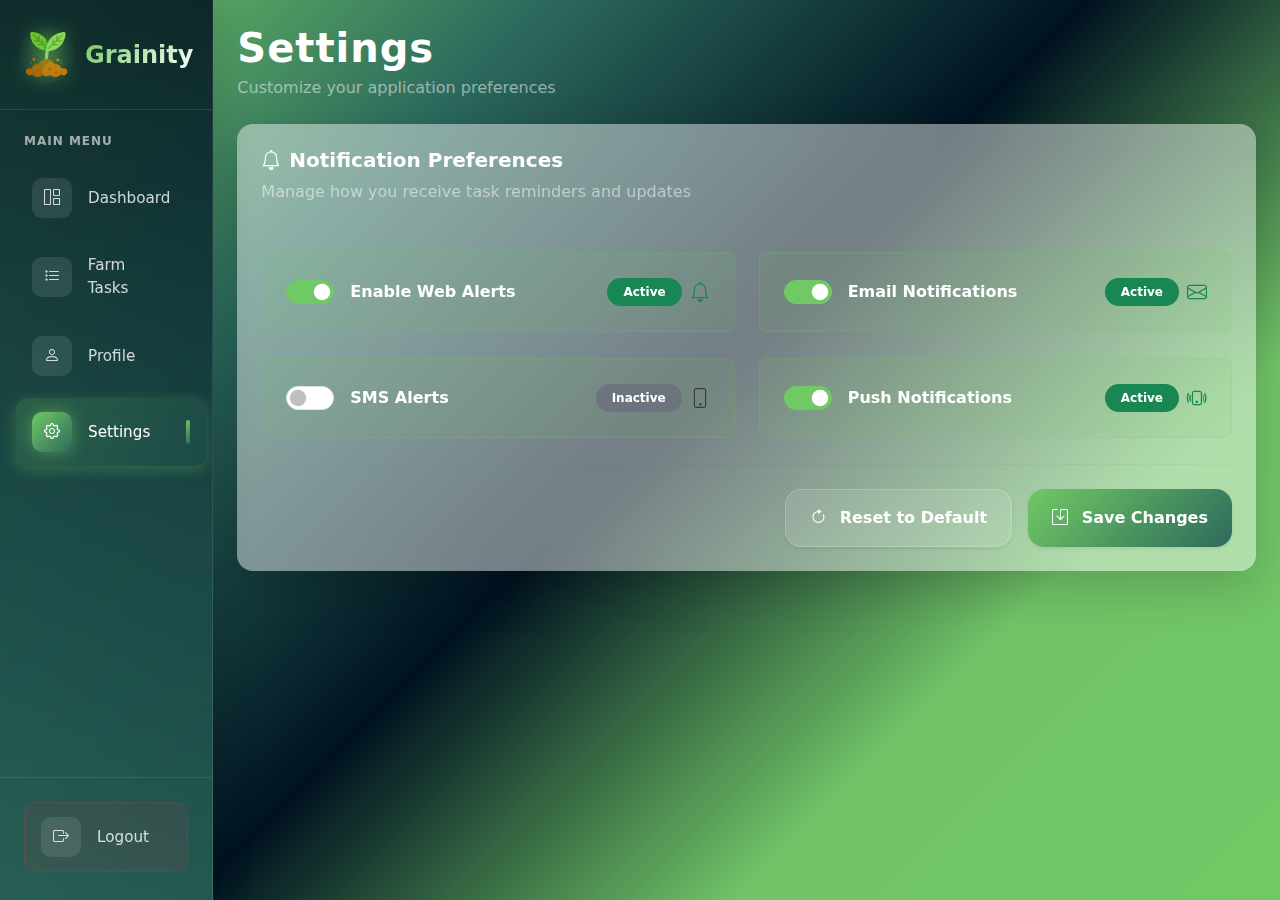
<file: settings.html>
<!DOCTYPE html>
<html lang="en">
<head>
  <meta charset="UTF-8">
  <meta name="viewport" content="width=device-width, initial-scale=1">
  <title>Settings - Grainity</title>
  <link href="https://cdn.jsdelivr.net/npm/bootstrap@5.3.2/dist/css/bootstrap.min.css" rel="stylesheet">
  <link rel="icon" type="image/png" href="images/sprout.png">
  <link rel="stylesheet" href="https://cdn.jsdelivr.net/npm/bootstrap-icons@1.10.5/font/bootstrap-icons.css">
  <link rel="stylesheet" href="styles.css">
</head>

  <body>
  <div class="container-fluid min-vh-100">
    <div class="row h-100">
      <!-- Enhanced Modern Sidebar -->
      <nav class="col-lg-2 d-none d-lg-block p-0 h-100 position-fixed sidebar-modern" style="z-index: 1000;">
        <div class="d-flex flex-column h-100 sidebar-container">
          <!-- Enhanced Logo Section -->
          <div class="sidebar-logo-section">
            <a class="navbar-brand fw-bold d-flex align-items-center gap-3 text-white m-0" href="index.html">
              <div class="logo-container">
                <img src="images/sprout.png" alt="Logo" class="logo-image">
                <div class="logo-glow"></div>
              </div>
              <span class="brand-text">Grainity</span>
            </a>
          </div>
          
          <!-- Enhanced Navigation Menu -->
          <div class="flex-grow-1 sidebar-nav">
            <div class="nav-section">
              <h6 class="nav-section-title">MAIN MENU</h6>
              <ul class="nav flex-column gap-1">
                <li class="nav-item">
                  <a class="nav-link sidebar-link" href="dashboard.html">
                    <div class="link-icon">
                      <i class="bi bi-grid-1x2"></i>
                    </div>
                    <span class="link-text">Dashboard</span>
                    <div class="link-indicator"></div>
                  </a>
                </li>
                <li class="nav-item">
                  <a class="nav-link sidebar-link" href="farm-management.html">
                    <div class="link-icon">
                      <i class="bi bi-list-task"></i>
                    </div>
                    <span class="link-text">Farm Tasks</span>
                    <div class="link-indicator"></div>
                  </a>
                </li>
                <li class="nav-item">
                  <a class="nav-link sidebar-link" href="profile.html">
                    <div class="link-icon">
                      <i class="bi bi-person"></i>
                    </div>
                    <span class="link-text">Profile</span>
                    <div class="link-indicator"></div>
                  </a>
                </li>
                <li class="nav-item">
                  <a class="nav-link active sidebar-link" href="settings.html">
                    <div class="link-icon">
                      <i class="bi bi-gear"></i>
                    </div>
                    <span class="link-text">Settings</span>
                    <div class="link-indicator"></div>
                  </a>
                </li>
            </ul>
            </div>
            

          </div>
          
          <!-- Enhanced Logout Section -->
          <div class="sidebar-logout-section">
            <a class="nav-link sidebar-link logout-link" href="login.html">
              <div class="link-icon">
                <i class="bi bi-box-arrow-right"></i>
              </div>
              <span class="link-text">Logout</span>
              <div class="link-indicator"></div>
            </a>
          </div>
        </div>
      </nav>

      <!-- Main Content -->
      <main class="col-lg-10 offset-lg-2 px-4 py-4">
        <!-- Header Section -->
        <div class="d-flex justify-content-between align-items-center mb-4">
          <div>
            <h1 class="fw-bold text-white mb-1" style="font-size: 2.5rem; letter-spacing: 1px;">Settings</h1>
            <p class="text-white-50 mb-0">Customize your application preferences</p>
          </div>
        </div>

        <!-- Settings Section -->
        <div class="row">
          <div class="col-12">
            <!-- Notification Preferences Card -->
            <div class="card border-0 rounded-4 shadow-lg" style="background: rgba(255, 255, 255, 0.45); backdrop-filter: blur(20px); border: 1px solid rgba(113, 201, 101, 0.3);">
              <div class="card-header bg-transparent border-0 p-4">
                <h5 class="fw-bold text-white mb-0 d-flex align-items-center gap-2">
                  <i class="bi bi-bell"></i>
                  Notification Preferences
                </h5>
                <p class="text-white-50 mb-0 mt-2">Manage how you receive task reminders and updates</p>
              </div>
              
              <div class="card-body p-4">
                <div class="row g-4">
                  <div class="col-md-6">
                    <div class="form-check form-switch d-flex align-items-center justify-content-between p-4 rounded-3" style="background: rgba(113, 201, 101, 0.1); border: 1px solid rgba(113, 201, 101, 0.2);">
                      <div class="d-flex align-items-center gap-3">
                        <input class="form-check-input me-3" type="checkbox" id="webAlerts" checked>
                        <label class="form-check-label fw-semibold text-white mb-0" for="webAlerts">Enable Web Alerts</label>
                      </div>
                      <div class="d-flex align-items-center gap-2">
                        <span class="badge bg-success rounded-pill px-3 py-2 small">Active</span>
                        <i class="bi bi-bell text-success fs-5"></i>
                      </div>
                    </div>
                  </div>
                  
                  <div class="col-md-6">
                    <div class="form-check form-switch d-flex align-items-center justify-content-between p-4 rounded-3" style="background: rgba(113, 201, 101, 0.1); border: 1px solid rgba(113, 201, 101, 0.2);">
                      <div class="d-flex align-items-center gap-3">
                        <input class="form-check-input me-3" type="checkbox" id="emailNotifications" checked>
                        <label class="form-check-label fw-semibold text-white mb-0" for="emailNotifications">Email Notifications</label>
                      </div>
                      <div class="d-flex align-items-center gap-2">
                        <span class="badge bg-success rounded-pill px-3 py-2 small">Active</span>
                        <i class="bi bi-envelope text-success fs-5"></i>
                      </div>
                    </div>
                  </div>
                  
                  <div class="col-md-6">
                    <div class="form-check form-switch d-flex align-items-center justify-content-between p-4 rounded-3" style="background: rgba(113, 201, 101, 0.1); border: 1px solid rgba(113, 201, 101, 0.2);">
                      <div class="d-flex align-items-center gap-3">
                        <input class="form-check-input me-3" type="checkbox" id="smsAlerts">
                        <label class="form-check-label fw-semibold text-white mb-0" for="smsAlerts">SMS Alerts</label>
                      </div>
                      <div class="d-flex align-items-center gap-2">
                        <span class="badge bg-secondary rounded-pill px-3 py-2 small">Inactive</span>
                        <i class="bi bi-phone text-muted fs-5"></i>
                      </div>
                    </div>
                  </div>
                  
                  <div class="col-md-6">
                    <div class="form-check form-switch d-flex align-items-center justify-content-between p-4 rounded-3" style="background: rgba(113, 201, 101, 0.1); border: 1px solid rgba(113, 201, 101, 0.2);">
                      <div class="d-flex align-items-center gap-3">
                        <input class="form-check-input me-3" type="checkbox" id="pushNotifications" checked>
                        <label class="form-check-label fw-semibold text-white mb-0" for="pushNotifications">Push Notifications</label>
                      </div>
                      <div class="d-flex align-items-center gap-2">
                        <span class="badge bg-success rounded-pill px-3 py-2 small">Active</span>
                        <i class="bi bi-phone-vibrate text-success fs-5"></i>
                      </div>
                    </div>
                  </div>
                </div>
                
                <hr class="my-4 border-success border-opacity-25">
                
                <div class="d-flex gap-3 justify-content-end">
                  <button type="button" class="btn py-3 px-4 rounded-4 fw-semibold shadow-sm" style="background: rgba(255, 255, 255, 0.1); color: white; border: 1px solid rgba(255, 255, 255, 0.2);">
                    <i class="bi bi-arrow-clockwise me-2"></i>
                    Reset to Default
                  </button>
                  <button type="submit" class="btn py-3 px-4 rounded-4 fw-semibold shadow-sm" style="background: linear-gradient(135deg, #71c965, #2c6a5d); color: white; border: none;">
                    <i class="bi bi-save me-2"></i>
                    Save Changes
                  </button>
                </div>
              </div>
            </div>
          </div>
        </div>
      </main>
    </div>
  </div>


  <script src="https://cdn.jsdelivr.net/npm/bootstrap@5.3.2/dist/js/bootstrap.bundle.min.js"></script>
</body>
</html>
</file>
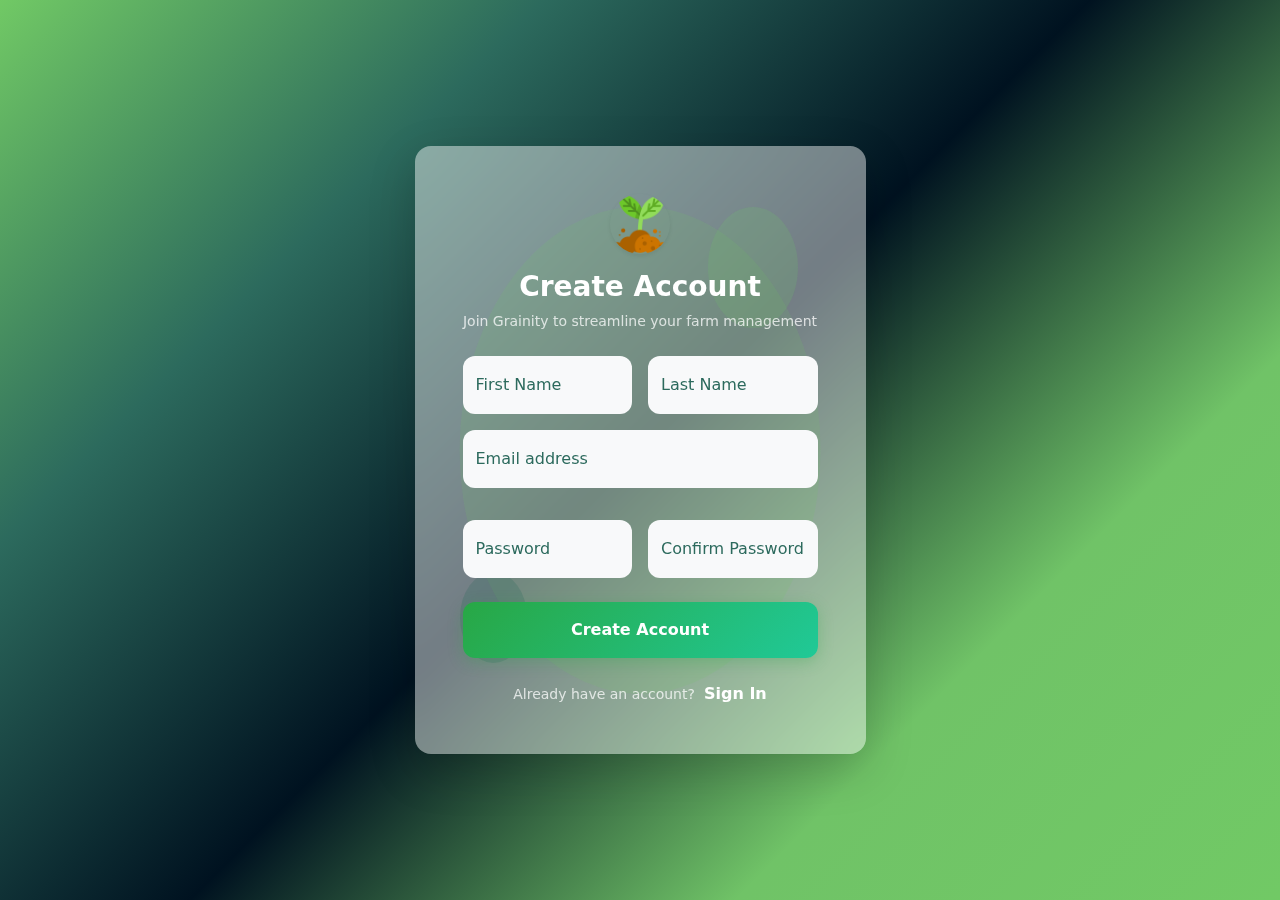
<file: signup.html>
<!DOCTYPE html>
<html lang="en">
<head>
  <meta charset="UTF-8">
  <meta name="viewport" content="width=device-width, initial-scale=1">
  <title>Sign Up - Grainity</title>
  <link rel="icon" type="image/png" href="images/sprout.png">
  <link href="https://cdn.jsdelivr.net/npm/bootstrap@5.3.2/dist/css/bootstrap.min.css" rel="stylesheet">
</head>
<body style="background: linear-gradient(135deg, #71c965 0%, #2c6a5d 25%, #001220 50%, #70c367 75%, #71c965 100%); min-height: 100vh;">
  <div class="min-vh-100 d-flex align-items-center justify-content-center p-3">
    <div class="container">
      <div class="row justify-content-center">
        <div class="col-md-8 col-lg-6 col-xl-5">
                     <div class="card shadow-lg border-0 rounded-4 position-relative overflow-hidden" style="backdrop-filter: blur(10px); background: rgba(255, 255, 255, 0.45); border: 1px solid rgba(113, 201, 101, 0.3);">
            <!-- Blob Background - Circular Style -->
            <div class="position-absolute top-0 start-0 w-100 h-100" style="z-index: 0;">
              <!-- Large central circle -->
              <div class="position-absolute" style="top: 50%; left: 50%; transform: translate(-50%, -50%); width: 80%; height: 80%; background: #71c965; border-radius: 50%; opacity: 0.15;"></div>
              <!-- Small accent circles -->
              <div class="position-absolute" style="top: 10%; right: 15%; width: 20%; height: 20%; background: #70c367; border-radius: 50%; opacity: 0.2;"></div>
              <div class="position-absolute" style="bottom: 15%; left: 10%; width: 15%; height: 15%; background: #2c6a5d; border-radius: 50%; opacity: 0.25;"></div>
            </div>
            <div class="card-body p-4 p-md-5 position-relative" style="z-index: 1;">
                             <div class="text-center mb-4">
                 <img src="images/sprout.png" alt="Grainity Logo" class="rounded-circle mb-3 shadow-sm" style="width: 60px; height: 60px; object-fit: cover;">
                 <h3 class="fw-bold text-white mb-2">Create Account</h3>
                 <p class="text-white text-opacity-75 small">Join Grainity to streamline your farm management</p>
               </div>
              
              <form>
                                 <div class="row g-3">
                   <div class="col-md-6">
                     <div class="form-floating">
                       <input type="text" class="form-control border-0 bg-light" id="signupFirstName" placeholder="First Name" style="border-radius: 12px;">
                       <label for="signupFirstName" style="color: #2c6a5d;">First Name</label>
                     </div>
                   </div>
                   <div class="col-md-6">
                     <div class="form-floating">
                       <input type="text" class="form-control border-0 bg-light" id="signupLastName" placeholder="Last Name" style="border-radius: 12px;">
                       <label for="signupLastName" style="color: #2c6a5d;">Last Name</label>
                     </div>
                   </div>
                 </div>
                 
                 <div class="form-floating mt-3">
                   <input type="email" class="form-control border-0 bg-light" id="signupEmail" placeholder="name@example.com" style="border-radius: 12px;">
                   <label for="signupEmail" style="color: #2c6a5d;">Email address</label>
                 </div>
                 
                 <div class="row g-3 mt-3">
                   <div class="col-md-6">
                     <div class="form-floating">
                       <input type="password" class="form-control border-0 bg-light" id="signupPassword" placeholder="Password" style="border-radius: 12px;">
                       <label for="signupPassword" style="color: #2c6a5d;">Password</label>
                     </div>
                   </div>
                   <div class="col-md-6">
                     <div class="form-floating">
                       <input type="password" class="form-control border-0 bg-light" id="signupConfirm" placeholder="Confirm Password" style="border-radius: 12px;">
                       <label for="signupConfirm" style="color: #2c6a5d;">Confirm Password</label>
                     </div>
                   </div>
                 </div>
                
                <button type="submit" class="btn btn-success w-100 mt-4 py-3 fw-semibold" style="border-radius: 12px; background: linear-gradient(135deg, #28a745, #20c997); border: none; box-shadow: 0 4px 15px rgba(40, 167, 69, 0.3);">
                  Create Account
                </button>
              </form>
              
                             <div class="text-center mt-4">
                 <span class="text-white text-opacity-75 small">Already have an account?</span>
                 <a href="login.html" class="text-white text-decoration-none fw-semibold ms-1">Sign In</a>
               </div>
            </div>
          </div>
        </div>
      </div>
    </div>
  </div>
  <script src="https://cdn.jsdelivr.net/npm/bootstrap@5.3.2/dist/js/bootstrap.bundle.min.js"></script>
</body>
</html>
</file>
<file: styles.css>
/* Global Styles */
body {
  background: linear-gradient(135deg, #71c965 0%, #2c6a5d 25%, #001220 50%, #70c367 75%, #71c965 100%);
  min-height: 100vh;
}

/* Enhanced Sidebar Styles */
.sidebar-modern {
  background: linear-gradient(180deg, rgba(0, 18, 32, 0.95) 0%, rgba(44, 106, 93, 0.9) 100%);
  backdrop-filter: blur(20px);
  border-right: 1px solid rgba(255, 255, 255, 0.1);
  box-shadow: 10px 0 30px rgba(0, 0, 0, 0.1);
}

.sidebar-container {
  position: relative;
  overflow: hidden;
}

.sidebar-container::before {
  content: '';
  position: absolute;
  top: 0;
  left: 0;
  right: 0;
  bottom: 0;
  background: linear-gradient(135deg, rgba(113, 201, 101, 0.1) 0%, rgba(44, 106, 93, 0.1) 50%, rgba(0, 18, 32, 0.1) 100%);
  pointer-events: none;
}

/* Logo Section */
.sidebar-logo-section {
  padding: 2rem 1.5rem;
  border-bottom: 1px solid rgba(255, 255, 255, 0.1);
  position: relative;
  z-index: 2;
}

.logo-container {
  position: relative;
  display: inline-block;
}

.logo-image {
  width: 45px;
  height: 45px;
  object-fit: contain;
  filter: drop-shadow(0 0 10px rgba(113, 201, 101, 0.5));
  transition: all 0.3s ease;
}

.logo-glow {
  position: absolute;
  top: 50%;
  left: 50%;
  transform: translate(-50%, -50%);
  width: 60px;
  height: 60px;
  background: radial-gradient(circle, rgba(113, 201, 101, 0.3) 0%, transparent 70%);
  border-radius: 50%;
  animation: pulse 2s infinite;
}

.brand-text {
  font-size: 1.5rem;
  font-weight: 700;
  background: linear-gradient(135deg, #71c965, #ffffff);
  -webkit-background-clip: text;
  -webkit-text-fill-color: transparent;
  background-clip: text;
}

/* Navigation Sections */
.sidebar-nav {
  padding: 1.5rem 1rem;
  position: relative;
  z-index: 2;
}

.nav-section {
  margin-bottom: 2rem;
}

.nav-section-title {
  color: rgba(255, 255, 255, 0.6);
  font-size: 0.75rem;
  font-weight: 600;
  letter-spacing: 1px;
  margin-bottom: 1rem;
  padding-left: 0.5rem;
}

/* Sidebar Links */
.sidebar-link {
  display: flex;
  align-items: center;
  gap: 1rem;
  padding: 0.875rem 1rem;
  color: rgba(255, 255, 255, 0.8);
  text-decoration: none;
  border-radius: 12px;
  margin-bottom: 0.25rem;
  position: relative;
  transition: all 0.3s ease;
  overflow: hidden;
}

.sidebar-link::before {
  content: '';
  position: absolute;
  top: 0;
  left: -100%;
  width: 100%;
  height: 100%;
  background: linear-gradient(90deg, transparent, rgba(255, 255, 255, 0.1), transparent);
  transition: left 0.5s ease;
}

.sidebar-link:hover::before {
  left: 100%;
}

.sidebar-link:hover {
  background: rgba(255, 255, 255, 0.1);
  color: white;
  transform: translateX(8px);
  box-shadow: 0 4px 15px rgba(0, 0, 0, 0.2);
}

.sidebar-link.active {
  background: linear-gradient(135deg, rgba(113, 201, 101, 0.2), rgba(44, 106, 93, 0.2));
  color: white;
  box-shadow: 0 4px 15px rgba(113, 201, 101, 0.3);
}

.link-icon {
  width: 40px;
  height: 40px;
  display: flex;
  align-items: center;
  justify-content: center;
  background: rgba(255, 255, 255, 0.1);
  border-radius: 10px;
  transition: all 0.3s ease;
}

.sidebar-link:hover .link-icon {
  background: linear-gradient(135deg, #71c965, #2c6a5d);
  transform: scale(1.1);
}

.sidebar-link.active .link-icon {
  background: linear-gradient(135deg, #71c965, #2c6a5d);
  box-shadow: 0 0 15px rgba(113, 201, 101, 0.5);
}

.link-text {
  font-weight: 500;
  font-size: 0.95rem;
  flex-grow: 1;
}

.link-indicator {
  width: 4px;
  height: 20px;
  background: linear-gradient(135deg, #71c965, #2c6a5d);
  border-radius: 2px;
  opacity: 0;
  transition: all 0.3s ease;
}

.sidebar-link.active .link-indicator {
  opacity: 1;
  transform: scaleY(1.2);
}

/* Logout Section */
.sidebar-logout-section {
  padding: 1.5rem;
  border-top: 1px solid rgba(255, 255, 255, 0.1);
  position: relative;
  z-index: 2;
  margin-top: auto;
}

.logout-link {
  background: rgba(220, 53, 69, 0.1);
  border: 1px solid rgba(220, 53, 69, 0.2);
}

.logout-link:hover {
  background: rgba(220, 53, 69, 0.2);
  border-color: rgba(220, 53, 69, 0.4);
}

/* Legacy classes for compatibility */
.brand-container {
  padding: 1.5rem;
  border-bottom: 1px solid rgba(255, 255, 255, 0.1);
}

.brand-link {
  text-decoration: none;
  display: flex;
  align-items: center;
  gap: 0.75rem;
}

.nav-link-modern {
  display: flex;
  align-items: center;
  gap: 0.75rem;
  padding: 0.75rem 1.5rem;
  color: rgba(255, 255, 255, 0.8);
  text-decoration: none;
  transition: all 0.3s ease;
  position: relative;
  border-radius: 0 25px 25px 0;
  margin-right: 1rem;
}

.nav-link-modern:hover {
  color: white;
  background: rgba(255, 255, 255, 0.1);
  transform: translateX(5px);
}

.nav-link-modern.active {
  color: white;
  background: linear-gradient(135deg, rgba(113, 201, 101, 0.3), rgba(44, 106, 93, 0.3));
  border-left: 3px solid #71c965;
}

.nav-link-modern i {
  font-size: 1.1rem;
  width: 20px;
  text-align: center;
}

.nav-link-modern:hover .link-indicator,
.nav-link-modern.active .link-indicator {
  height: 60%;
}

/* Card Styles */
.card-modern {
  background: rgba(255, 255, 255, 0.45);
  backdrop-filter: blur(20px);
  border: 1px solid rgba(255, 255, 255, 0.2);
  border-radius: 16px;
  box-shadow: 0 8px 32px rgba(0, 0, 0, 0.1);
}

/* Button Styles */
.btn-gradient {
  background: linear-gradient(135deg, #71c965, #2c6a5d);
  border: none;
  color: white;
  transition: all 0.3s ease;
}

.btn-gradient:hover {
  background: linear-gradient(135deg, #5bbf4f, #1e5a4d);
  transform: translateY(-2px);
  box-shadow: 0 8px 25px rgba(113, 201, 101, 0.3);
  color: white;
}

/* Form Styles */
.form-control-modern {
  background: rgba(255, 255, 255, 0.9);
  border: 1px solid rgba(113, 201, 101, 0.2);
  border-radius: 12px;
  padding: 0.75rem 1rem;
  transition: all 0.3s ease;
}

.form-control-modern:focus {
  background: rgba(255, 255, 255, 0.95);
  border-color: #71c965;
  box-shadow: 0 0 0 0.2rem rgba(113, 201, 101, 0.25);
}

/* Table Styles */
.table-modern {
  background: rgba(255, 255, 255, 0.45);
  backdrop-filter: blur(20px);
  border-radius: 16px;
  overflow: hidden;
}

.table-modern th {
  background: rgba(113, 201, 101, 0.1);
  border-bottom: 2px solid rgba(113, 201, 101, 0.2);
  color: #2c6a5d;
  font-weight: 600;
  padding: 1rem;
}

.table-modern td {
  padding: 1rem;
  border-bottom: 1px solid rgba(255, 255, 255, 0.1);
  vertical-align: middle;
}

/* Badge Styles */
.badge-modern {
  padding: 0.5rem 1rem;
  border-radius: 25px;
  font-weight: 500;
  font-size: 0.85rem;
}

/* Modal Styles */
.modal-modern .modal-content {
  background: rgba(255, 255, 255, 0.98);
  backdrop-filter: blur(20px);
  border: none;
  border-radius: 20px;
  box-shadow: 0 20px 60px rgba(0, 0, 0, 0.2);
}

/* Toggle Switch Styles */
.form-check-input:checked {
  background-color: #71c965 !important;
  border-color: #71c965 !important;
  background-image: url("data:image/svg+xml,%3csvg xmlns='http://www.w3.org/2000/svg' viewBox='-4 -4 8 8'%3e%3ccircle r='3' fill='%23fff'/%3e%3c/svg%3e") !important;
}

.form-check-input:focus {
  border-color: #71c965 !important;
  box-shadow: 0 0 0 0.2rem rgba(113, 201, 101, 0.25) !important;
}

/* Enhanced Toggle Switch Styles */
.form-check-input {
  transition: all 0.3s ease;
  width: 3rem !important;
  height: 1.5rem !important;
  margin: 0 !important;
  flex-shrink: 0;
}

/* Notification Item Hover Effects */
.form-check.form-switch {
  transition: all 0.3s ease;
}

.form-check.form-switch:hover {
  transform: translateY(-2px);
  box-shadow: 0 8px 25px rgba(113, 201, 101, 0.15);
  border-color: rgba(113, 201, 101, 0.4) !important;
}

/* Badge Animations */
.badge {
  transition: all 0.3s ease;
}

.badge:hover {
  transform: scale(1.05);
}

/* Icon Hover Effects */
.bi {
  transition: all 0.3s ease;
}

.form-check.form-switch:hover .bi {
  transform: scale(1.1);
}

/* User Profile Styles */
.user-name {
  color: white;
  font-weight: 600;
  margin: 0;
  font-size: 0.95rem;
}

.user-role {
  color: rgba(255, 255, 255, 0.7);
  margin: 0;
  font-size: 0.8rem;
}

/* User Section */
.sidebar-user-section {
  padding: 1.5rem;
  border-top: 1px solid rgba(255, 255, 255, 0.1);
  position: relative;
  z-index: 2;
}

.user-profile {
  display: flex;
  align-items: center;
  gap: 1rem;
  margin-bottom: 1rem;
  padding: 1rem;
  background: rgba(255, 255, 255, 0.05);
  border-radius: 12px;
  transition: all 0.3s ease;
}

.user-profile:hover {
  background: rgba(255, 255, 255, 0.1);
  transform: translateY(-2px);
}

.user-avatar {
  position: relative;
}

.avatar-image {
  width: 45px;
  height: 45px;
  border-radius: 50%;
  object-fit: cover;
  border: 2px solid rgba(113, 201, 101, 0.5);
}

.status-indicator {
  position: absolute;
  bottom: 2px;
  right: 2px;
  width: 12px;
  height: 12px;
  border-radius: 50%;
  border: 2px solid rgba(0, 18, 32, 0.95);
}

.status-indicator.online {
  background: #28a745;
  box-shadow: 0 0 10px rgba(40, 167, 69, 0.5);
}

.user-info {
  flex-grow: 1;
}

/* Hover Effects */
.hover-effect:hover {
  background: rgba(255, 255, 255, 0.1) !important;
  backdrop-filter: blur(10px);
  color: white !important;
  transform: translateX(5px);
  transition: all 0.3s ease;
}

.nav-link {
  transition: all 0.3s ease;
}

.card {
  transition: all 0.3s ease;
}

.card:hover {
  transform: translateY(-5px);
  box-shadow: 0 20px 40px rgba(0, 0, 0, 0.1) !important;
}

.btn {
  transition: all 0.3s ease;
}

.btn:hover {
  transform: translateY(-2px);
  box-shadow: 0 10px 20px rgba(0, 0, 0, 0.15) !important;
}

/* Notification Dropdown Styles */
.dropdown-menu {
  border: 1px solid rgba(255, 255, 255, 0.2);
  box-shadow: 0 20px 40px rgba(0, 0, 0, 0.15);
}

.dropdown-item:hover {
  background: rgba(113, 201, 101, 0.1) !important;
  color: #2c6a5d !important;
}

.dropdown-header {
  border-bottom: 1px solid rgba(44, 106, 93, 0.2) !important;
}

.dropdown-divider {
  border-color: rgba(44, 106, 93, 0.2);
}

/* Animation Classes */
.fade-in {
  animation: fadeIn 0.5s ease-in;
}

@keyframes fadeIn {
  from { opacity: 0; transform: translateY(20px); }
  to { opacity: 1; transform: translateY(0); }
}

@keyframes pulse {
  0%, 100% {
    opacity: 0.5;
    transform: translate(-50%, -50%) scale(1);
  }
  50% {
    opacity: 0.8;
    transform: translate(-50%, -50%) scale(1.1);
  }
}

/* Responsive Adjustments */
@media (max-width: 991.98px) {
  .sidebar-modern {
    position: fixed;
    left: -100%;
    transition: left 0.3s ease;
  }
  
  .sidebar-modern.show {
    left: 0;
  }
}

/* Blob Scene Backgrounds */
.blob-scene {
  position: relative;
  overflow: hidden;
}

.blob-scene::before,
.blob-scene::after {
  content: '';
  position: absolute;
  border-radius: 50%;
  background: linear-gradient(135deg, rgba(113, 201, 101, 0.1), rgba(44, 106, 93, 0.1));
  animation: float 6s ease-in-out infinite;
}

.blob-scene::before {
  width: 150px;
  height: 150px;
  top: -75px;
  right: -75px;
  animation-delay: 0s;
}

.blob-scene::after {
  width: 100px;
  height: 100px;
  bottom: -50px;
  left: -50px;
  animation-delay: 3s;
}

@keyframes float {
  0%, 100% { transform: translateY(0px) rotate(0deg); }
  50% { transform: translateY(-20px) rotate(180deg); }
}

/* Circular Blob Scene */
.blob-scene-circular::before {
  width: 200px;
  height: 200px;
  top: 50%;
  left: 50%;
  transform: translate(-50%, -50%);
  border-radius: 50%;
  background: radial-gradient(circle, rgba(113, 201, 101, 0.1) 0%, transparent 70%);
}

/* Wave Blob Scene */
.blob-scene-wave::before {
  width: 100%;
  height: 100px;
  top: 0;
  left: 0;
  border-radius: 0 0 50% 50%;
  background: linear-gradient(135deg, rgba(113, 201, 101, 0.1) 0%, rgba(44, 106, 93, 0.1) 100%);
  animation: wave 4s ease-in-out infinite;
}

@keyframes wave {
  0%, 100% { transform: translateX(0) scaleY(1); }
  50% { transform: translateX(20px) scaleY(1.1); }
}

/* Index.html Specific Styles */

/* Body background for index.html */
.index-body {
  background: linear-gradient(135deg, #71c965 0%, #2c6a5d 25%, #001220 50%, #70c367 75%, #71c965 100%);
  min-height: 100vh;
}

/* Enhanced Modern Navbar */
.navbar-modern {
  background: rgba(0, 18, 32, 0.95);
  backdrop-filter: blur(20px);
  border-bottom: 1px solid rgba(255, 255, 255, 0.1);
  z-index: 1000;
}

.navbar-brand-logo {
  height: 40px;
  width: 40px;
  object-fit: contain;
  filter: drop-shadow(0 0 10px rgba(113, 201, 101, 0.5));
}

.navbar-brand-glow {
  width: 50px;
  height: 50px;
  background: radial-gradient(circle, rgba(113, 201, 101, 0.3) 0%, transparent 70%);
  border-radius: 50%;
  animation: pulse 2s infinite;
}

.navbar-brand-text {
  background: linear-gradient(135deg, #71c965, #ffffff);
  -webkit-background-clip: text;
  -webkit-text-fill-color: transparent;
  background-clip: text;
  font-size: 1.5rem;
}

.navbar-toggler-custom {
  border: 1px solid rgba(255, 255, 255, 0.2);
}

.navbar-toggler-icon-custom {
  background-image: url('data:image/svg+xml,%3csvg xmlns=%27http://www.w3.org/2000/svg%27 viewBox=%270 0 30 30%27%3e%3cpath stroke=%27rgba%28255, 255, 255, 0.8%29%27 stroke-linecap=%27round%27 stroke-miterlimit=%2710%27 stroke-width=%272%27 d=%27m4 7h22M4 15h22M4 23h22%27/%3e%3c/svg%3e');
}

.nav-link-active {
  transition: all 0.3s ease;
  background: rgba(113, 201, 101, 0.2);
}

.nav-link-custom {
  transition: all 0.3s ease;
}

.btn-login {
  background: linear-gradient(135deg, #71c965, #2c6a5d);
  color: white;
  border: none;
  transition: all 0.3s ease;
}

/* Hero Section */
.hero-overlay {
  background: rgba(0, 18, 32, 0.3);
  z-index: 1;
}

.hero-content {
  z-index: 2;
}

.hero-title {
  text-shadow: 0 4px 8px rgba(0, 0, 0, 0.3);
  letter-spacing: 2px;
}

.hero-subtitle {
  font-size: 1.5rem;
  text-shadow: 0 2px 4px rgba(0, 0, 0, 0.3);
}

.btn-get-started {
  background: linear-gradient(135deg, #71c965, #2c6a5d);
  color: white;
  border: none;
  font-size: 1.1rem;
  transition: all 0.3s ease;
}

.btn-learn-more {
  background: rgba(255, 255, 255, 0.1);
  color: white;
  border: 1px solid rgba(255, 255, 255, 0.3);
  backdrop-filter: blur(10px);
  font-size: 1.1rem;
  transition: all 0.3s ease;
}

/* Features Section */
.features-section {
  background: rgba(255, 255, 255, 0.95);
  backdrop-filter: blur(20px);
}

.features-title {
  color: #2c6a5d;
  font-size: 2.5rem;
}

.feature-card {
  background: rgba(255, 255, 255, 0.95);
  backdrop-filter: blur(20px);
  transition: all 0.3s ease;
  cursor: pointer;
  overflow: hidden;
}

.feature-image {
  height: 250px;
  object-fit: cover;
  transition: transform 0.3s ease;
}

.feature-overlay {
  background: linear-gradient(135deg, rgba(113, 201, 101, 0.2), rgba(44, 106, 93, 0.2));
  opacity: 0;
  transition: opacity 0.3s ease;
}

.feature-icon-1 {
  width: 50px;
  height: 50px;
  background: linear-gradient(135deg, #71c965, #2c6a5d);
}

.feature-icon-2 {
  width: 50px;
  height: 50px;
  background: linear-gradient(135deg, #17a2b8, #138496);
}

.feature-icon-3 {
  width: 50px;
  height: 50px;
  background: linear-gradient(135deg, #28a745, #1e7e34);
}

.feature-card-title {
  color: #2c6a5d;
}

/* About Section */
.about-section {
  background: rgba(255, 255, 255, 0.9);
  backdrop-filter: blur(20px);
}

.about-image {
  transition: all 0.3s ease;
}

.about-image-overlay {
  background: linear-gradient(135deg, rgba(113, 201, 101, 0.1), rgba(44, 106, 93, 0.1));
}

.about-title {
  color: #2c6a5d;
  font-size: 2.5rem;
}

.about-bullet {
  width: 12px;
  height: 12px;
  background: linear-gradient(135deg, #71c965, #2c6a5d);
}

/* Contact Section */
.contact-section {
  background: rgba(255, 255, 255, 0.95);
  backdrop-filter: blur(20px);
}

.contact-title {
  color: #2c6a5d;
  font-size: 2.5rem;
}

.team-card {
  background: rgba(255, 255, 255, 0.95);
  backdrop-filter: blur(20px);
  transition: all 0.3s ease;
  cursor: pointer;
}

.team-image {
  height: 200px;
  object-fit: cover;
  transition: transform 0.3s ease;
}

.team-overlay {
  background: linear-gradient(135deg, rgba(113, 201, 101, 0.2), rgba(44, 106, 93, 0.2));
  opacity: 0;
  transition: opacity 0.3s ease;
}

.team-card-body {
  background: linear-gradient(135deg, rgba(113, 201, 101, 0.1), rgba(44, 106, 93, 0.1));
}

.team-name {
  color: #2c6a5d;
}

/* Footer */
.footer-modern {
  background: rgba(0, 18, 32, 0.95);
  backdrop-filter: blur(20px);
  border-top: 1px solid rgba(255, 255, 255, 0.1);
}

.footer-link {
  transition: all 0.3s ease;
}

/* Enhanced Hover Effects for Index */
.navbar-nav .nav-link:hover {
  background: rgba(255, 255, 255, 0.1) !important;
  backdrop-filter: blur(10px);
  color: white !important;
  transform: translateY(-2px);
  transition: all 0.3s ease;
}

.card:hover {
  transform: translateY(-10px) !important;
  box-shadow: 0 20px 40px rgba(0, 0, 0, 0.15) !important;
}

.card:hover .card-img-top {
  transform: scale(1.05) !important;
}

.card:hover .position-absolute {
  opacity: 1 !important;
}

.btn:hover {
  transform: translateY(-2px);
  box-shadow: 0 10px 20px rgba(0, 0, 0, 0.15) !important;
}

footer a:hover {
  color: #71c965 !important;
  transform: translateY(-1px);
}

/* Smooth Scrolling */
html {
  scroll-behavior: smooth;
}
</file>
